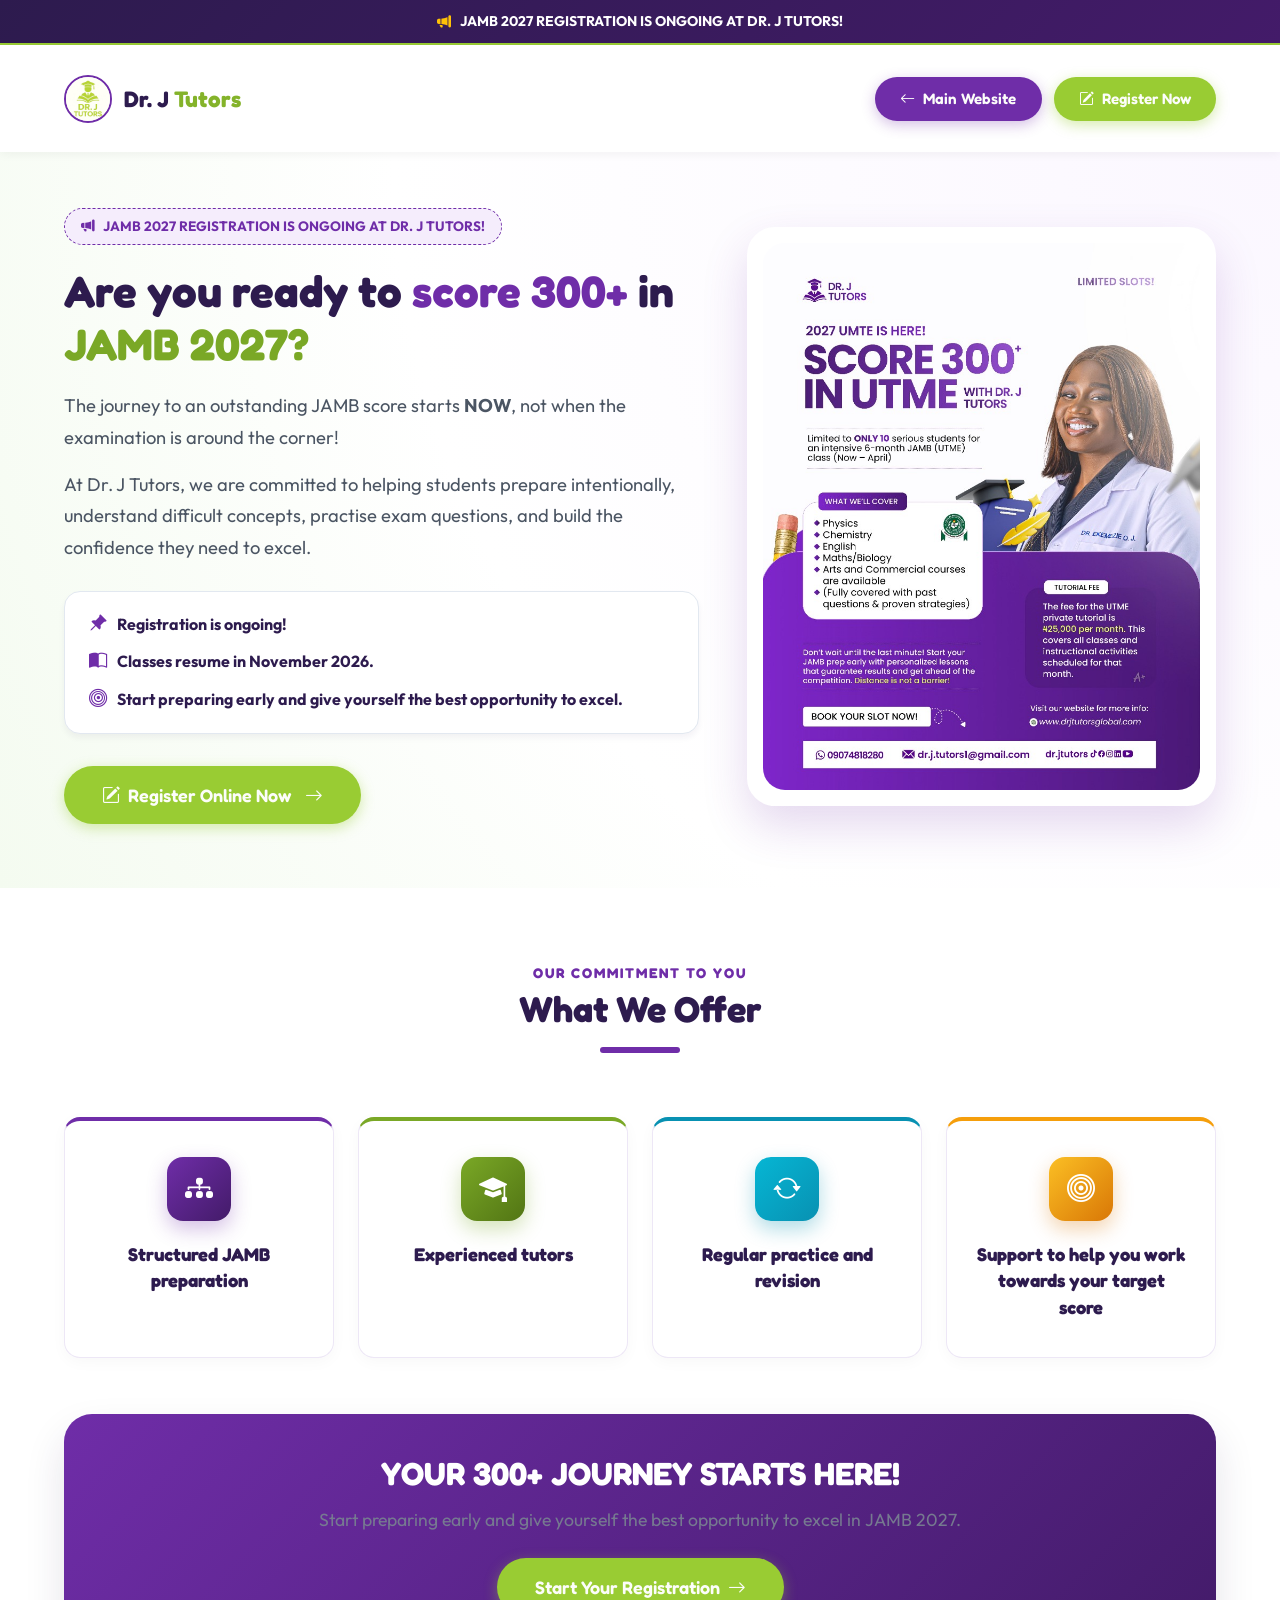
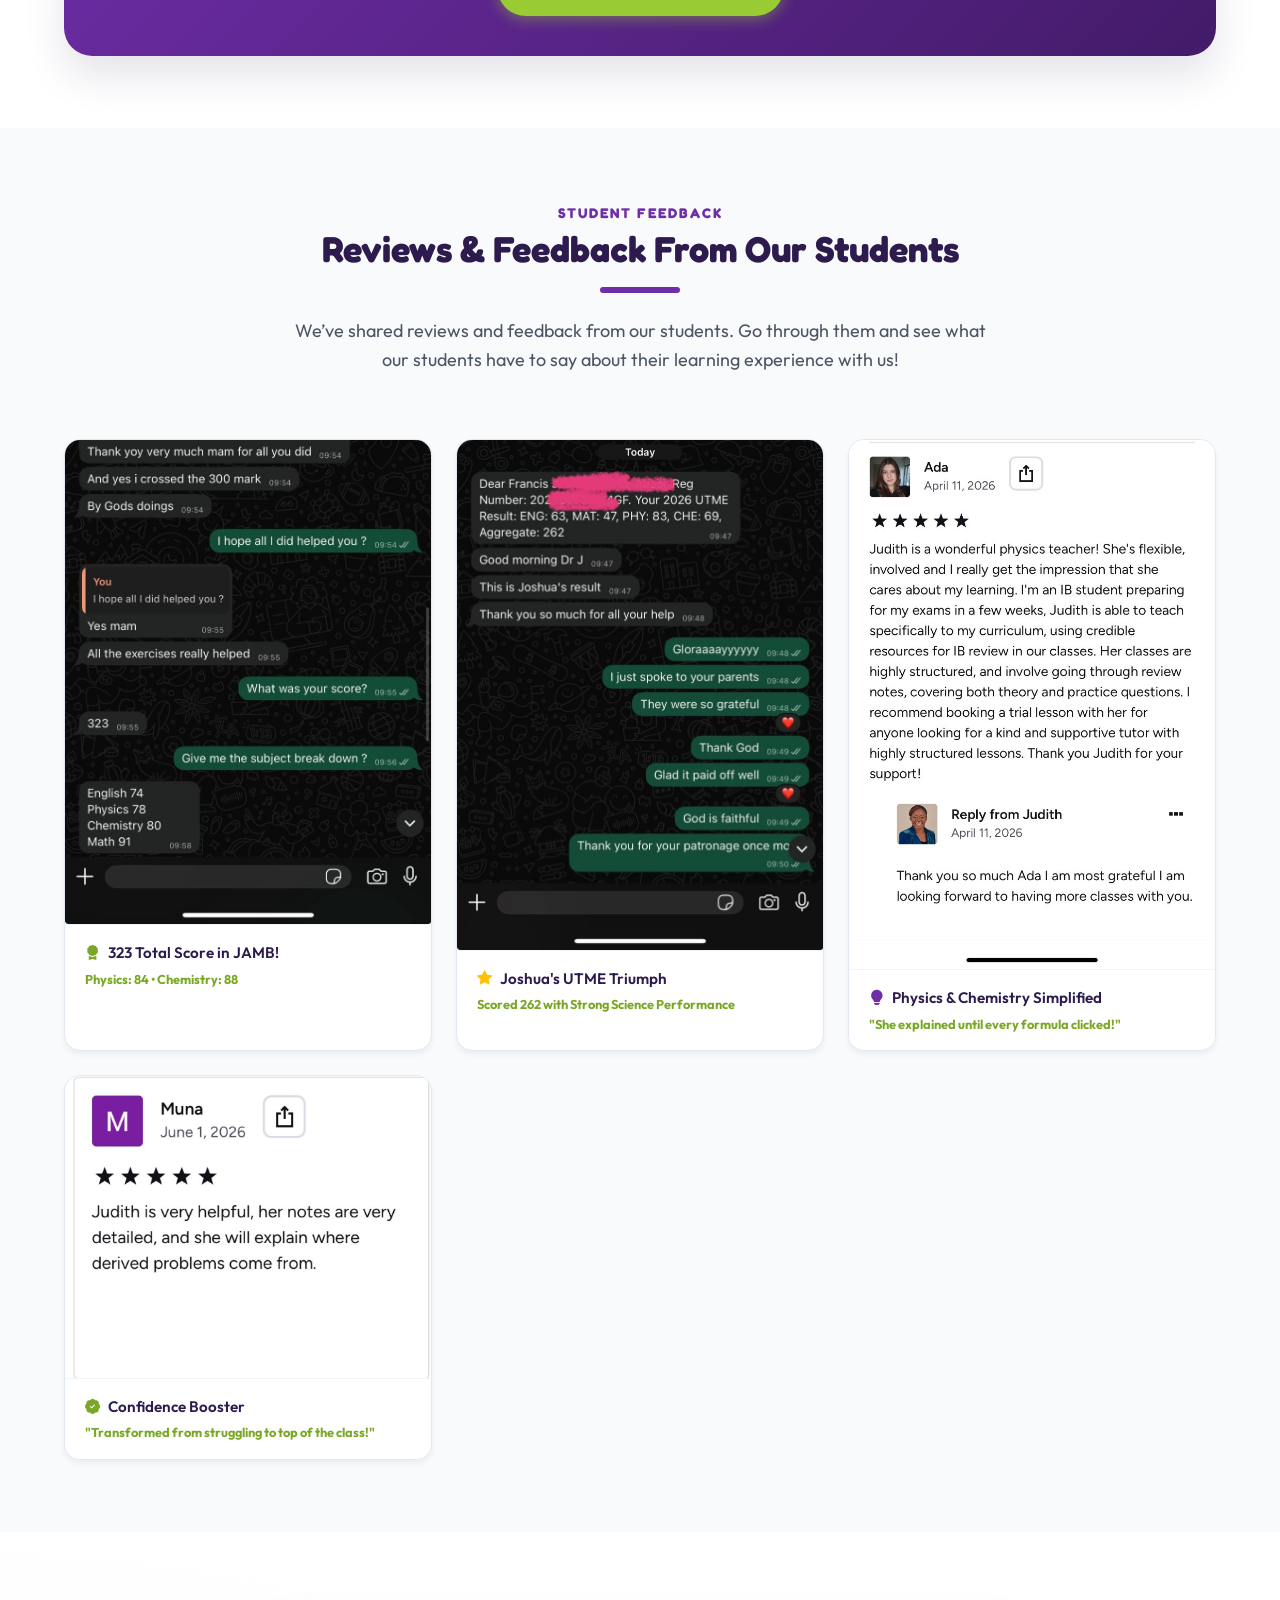
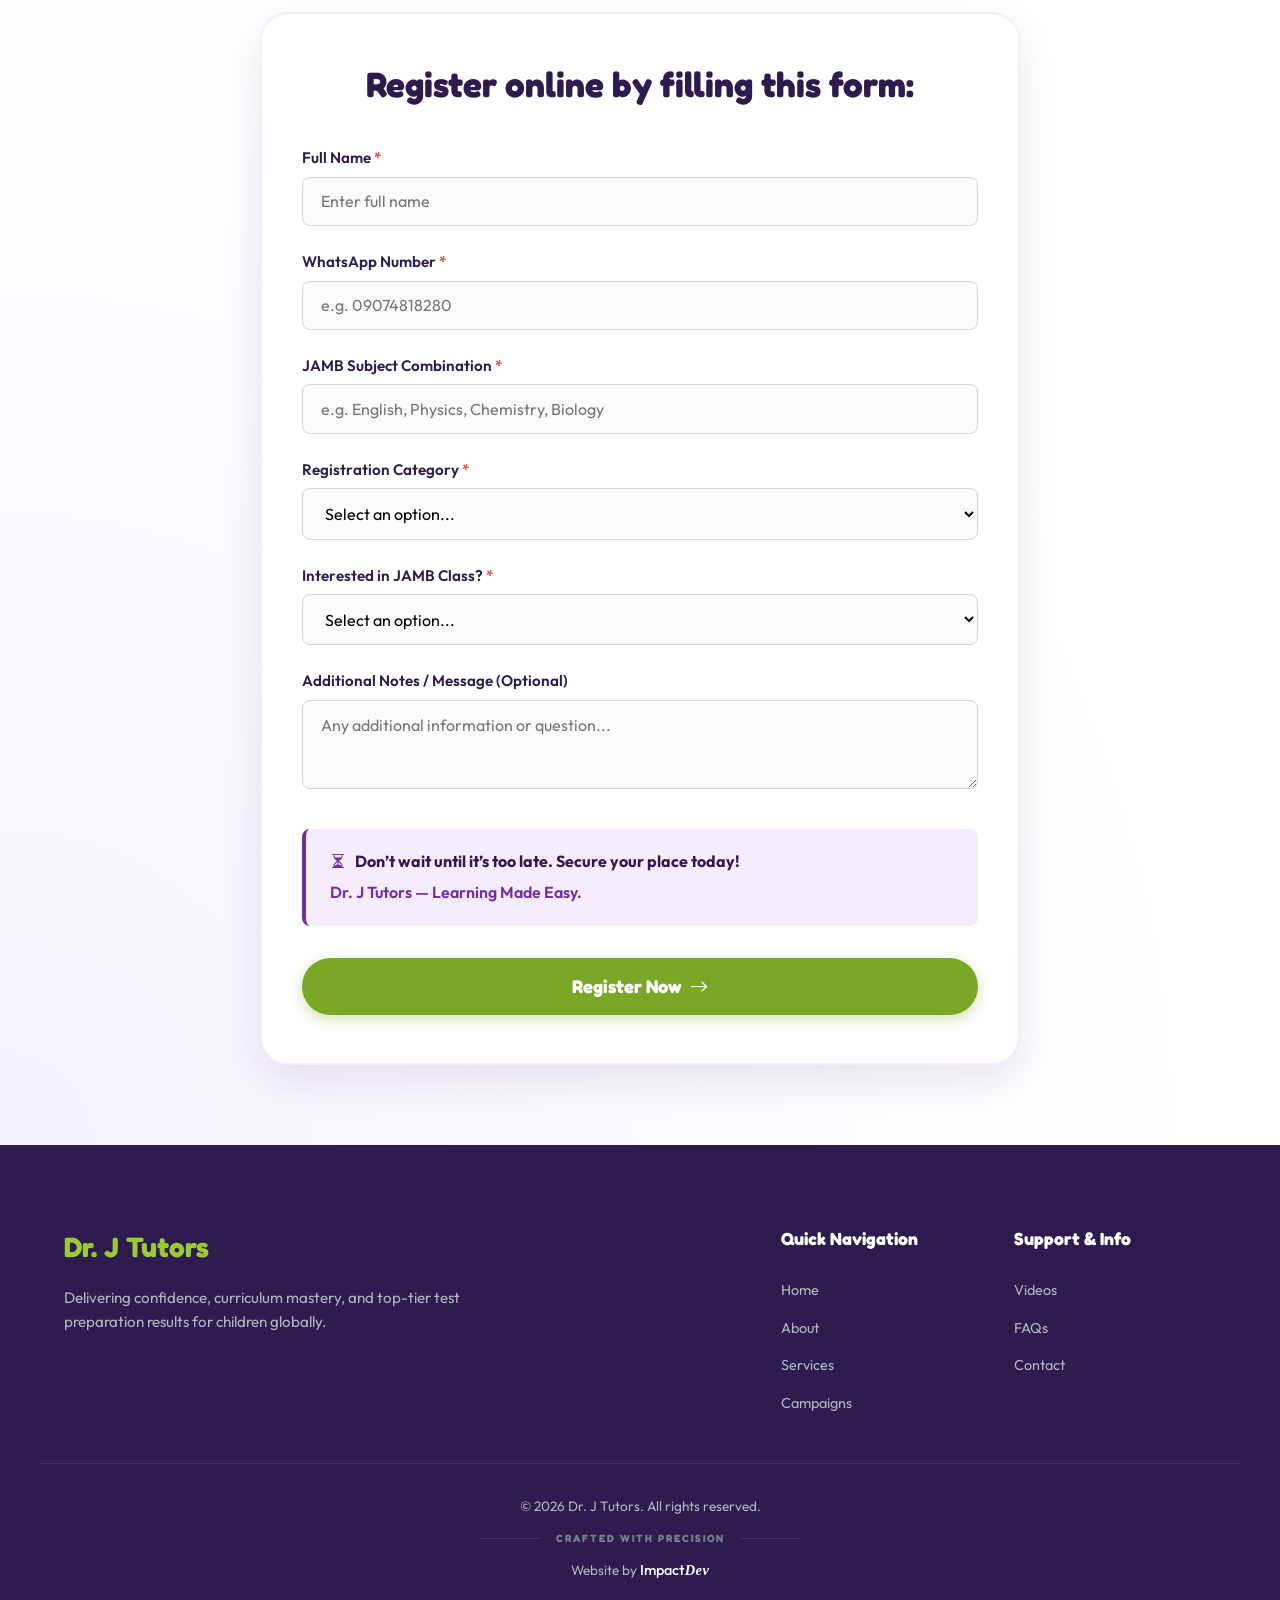
<file: jamb/index.html>
<!DOCTYPE html>
<html lang="en">
<head>
    <meta charset="UTF-8">
    <meta name="viewport" content="width=device-width, initial-scale=1.0">
    
    <!-- Primary SEO Meta Tags -->
    <title>JAMB 2027 Registration & 300+ Prep Classes | Dr. J Tutors</title>
    <meta name="description" content="JAMB 2027 Registration is ongoing at Dr. J Tutors! Score 300+ in JAMB 2027. Classes resume November 2026. Register now via WhatsApp or online.">
    <meta name="keywords" content="JAMB 2027 Registration, UTME 2027, Score 300 in JAMB, Dr J Tutors JAMB, JAMB Tutorials, Online JAMB Lessons">
    <meta name="author" content="Dr. J Tutors">
    
    <!-- Open Graph / Social -->
    <meta property="og:type" content="website">
    <meta property="og:title" content="JAMB 2027 Registration | Dr. J Tutors">
    <meta property="og:description" content="JAMB 2027 REGISTRATION IS ONGOING AT DR. J TUTORS! Are you ready to score 300+ in JAMB 2027? Classes resume in November 2026.">
    <meta property="og:image" content="../flyer-score-300-utme.jpg">
    <meta property="og:url" content="https://drjtutors.com/jamb">

    <!-- Fonts: Fredoka & Outfit -->
    <link rel="preconnect" href="https://fonts.googleapis.com">
    <link rel="preconnect" href="https://fonts.gstatic.com" crossorigin>
    <link href="https://fonts.googleapis.com/css2?family=Fredoka:wght@400;600;700&family=Outfit:wght@300;400;500;600;700&display=swap" rel="stylesheet">
    
    <!-- Bootstrap Icons CDN -->
    <link rel="stylesheet" href="https://cdn.jsdelivr.net/npm/bootstrap-icons@1.11.3/font/bootstrap-icons.min.css">
    
    <!-- Global Stylesheet -->
    <link rel="stylesheet" href="../style.css">
    
    <!-- Favicon -->
    <link rel="icon" type="image/jpeg" href="../logo.jpeg">

    <style>
        :root {
            --jamb-purple: #6f2da8;
            --jamb-purple-dark: #2d1b4e;
            --jamb-green: #99cc33;
            --jamb-green-dark: #7aa826;
        }

        .jamb-top-bar {
            background: linear-gradient(135deg, var(--jamb-purple-dark) 0%, #431b69 100%);
            color: #ffffff;
            font-size: 0.875rem;
            padding: 0.65rem 0;
            border-bottom: 2px solid var(--jamb-green);
        }

        .jamb-top-bar .container {
            display: flex;
            justify-content: center;
            align-items: center;
            text-align: center;
        }

        .jamb-top-bar a {
            color: #ffffff;
            font-weight: 600;
            text-decoration: underline;
        }

        .jamb-hero-section {
            background: radial-gradient(circle at top right, #fbf7ff 0%, #ffffff 60%, #f4fbf0 100%);
            padding: 3.5rem 0 4rem;
            position: relative;
        }

        .jamb-hero-grid {
            display: grid;
            grid-template-columns: 1.15fr 0.85fr;
            gap: 3rem;
            align-items: center;
        }

        .jamb-alert-pill {
            display: inline-flex;
            align-items: center;
            gap: 0.5rem;
            background: var(--secondary-light);
            color: var(--secondary);
            font-size: 0.85rem;
            font-weight: 700;
            padding: 0.4rem 1rem;
            border-radius: var(--radius-full);
            margin-bottom: 1.25rem;
            border: 1px dashed var(--secondary);
        }

        .jamb-hero-title {
            font-family: var(--font-heading);
            font-size: 2.75rem;
            line-height: 1.2;
            color: var(--neutral-dark);
            margin-bottom: 1.25rem;
        }

        .jamb-hero-title span.highlight-green {
            color: var(--jamb-green-dark);
        }

        .jamb-hero-title span.highlight-purple {
            color: var(--secondary);
        }

        .jamb-hero-desc {
            font-size: 1.15rem;
            line-height: 1.7;
            color: #4b5563;
            margin-bottom: 1.75rem;
        }

        .jamb-bullets-card {
            background: #ffffff;
            border: 1px solid #e2e8f0;
            border-radius: var(--radius-md);
            padding: 1.25rem 1.5rem;
            margin-bottom: 2rem;
            box-shadow: var(--shadow-sm);
        }

        .jamb-bullets-list {
            list-style: none;
            padding: 0;
            margin: 0;
            display: flex;
            flex-direction: column;
            gap: 0.75rem;
        }

        .jamb-bullets-list li {
            display: flex;
            align-items: flex-start;
            gap: 0.65rem;
            font-size: 1rem;
            color: var(--neutral-dark);
            font-weight: 500;
        }

        .jamb-bullets-list li .bullet-icon {
            font-size: 1.15rem;
            line-height: 1.3;
        }

        .jamb-hero-actions {
            display: flex;
            flex-wrap: wrap;
            gap: 1rem;
        }

        .jamb-flyer-frame {
            background: #ffffff;
            border-radius: var(--radius-lg);
            padding: 0.75rem;
            box-shadow: 0 20px 45px rgba(111, 45, 168, 0.18);
            border: 4px solid #ffffff;
            transition: transform 0.3s ease;
        }

        .jamb-flyer-frame:hover {
            transform: translateY(-4px);
        }

        .jamb-flyer-frame img {
            border-radius: calc(var(--radius-lg) - 6px);
            width: 100%;
            height: auto;
            display: block;
        }

        /* Pillars Grid */
        .jamb-pillars-section {
            padding: 4.5rem 0;
            background: #ffffff;
        }

        .jamb-pillars-grid {
            display: grid;
            grid-template-columns: repeat(auto-fit, minmax(260px, 1fr));
            gap: 1.5rem;
            margin-top: 2.5rem;
        }

        .jamb-pillar-card {
            background: #ffffff;
            border: 1.5px solid #ede7f6;
            border-top: 4px solid var(--pillar-color, var(--secondary));
            border-radius: var(--radius-md);
            padding: 2.25rem 1.75rem;
            display: flex;
            flex-direction: column;
            align-items: center;
            justify-content: flex-start;
            text-align: center;
            transition: transform 0.3s cubic-bezier(0.16, 1, 0.3, 1), box-shadow 0.3s ease, border-color 0.3s ease;
            box-shadow: 0 4px 15px rgba(0, 0, 0, 0.03);
            position: relative;
        }

        .jamb-pillar-card:hover {
            transform: translateY(-6px);
            border-color: var(--pillar-color, var(--secondary));
            box-shadow: 0 16px 32px var(--pillar-shadow, rgba(111, 45, 168, 0.14));
        }

        .jamb-pillar-card:hover .jamb-pillar-icon-badge {
            transform: scale(1.08);
        }

        .jamb-pillar-icon-badge {
            width: 64px;
            height: 64px;
            border-radius: 16px;
            display: inline-flex;
            align-items: center;
            justify-content: center;
            font-size: 1.75rem;
            color: #ffffff;
            margin-bottom: 1.25rem;
            transition: transform 0.3s cubic-bezier(0.16, 1, 0.3, 1);
        }

        /* Card 1 Theme: Structured Preparation (Royal Purple) */
        .pillar-prep {
            --pillar-color: #6f2da8;
            --pillar-shadow: rgba(111, 45, 168, 0.16);
        }
        .pillar-prep .jamb-pillar-icon-badge {
            background: linear-gradient(135deg, #6f2da8 0%, #431b69 100%);
            box-shadow: 0 8px 20px rgba(111, 45, 168, 0.3);
        }

        /* Card 2 Theme: Experienced Tutors (Dr. J Lime Green) */
        .pillar-tutors {
            --pillar-color: #7aa826;
            --pillar-shadow: rgba(122, 168, 38, 0.2);
        }
        .pillar-tutors .jamb-pillar-icon-badge {
            background: linear-gradient(135deg, #7aa826 0%, #527514 100%);
            box-shadow: 0 8px 20px rgba(122, 168, 38, 0.32);
        }

        /* Card 3 Theme: Regular Practice (Electric Cyan/Teal) */
        .pillar-practice {
            --pillar-color: #0891b2;
            --pillar-shadow: rgba(8, 145, 178, 0.2);
        }
        .pillar-practice .jamb-pillar-icon-badge {
            background: linear-gradient(135deg, #06b6d4 0%, #0891b2 100%);
            box-shadow: 0 8px 20px rgba(8, 145, 178, 0.32);
        }

        /* Card 4 Theme: Target Score Support (Warm Amber/Gold) */
        .pillar-target {
            --pillar-color: #f59e0b;
            --pillar-shadow: rgba(245, 158, 11, 0.2);
        }
        .pillar-target .jamb-pillar-icon-badge {
            background: linear-gradient(135deg, #fbbf24 0%, #d97706 100%);
            box-shadow: 0 8px 20px rgba(217, 119, 6, 0.32);
        }

        .jamb-pillar-card h3 {
            font-family: var(--font-heading);
            font-size: 1.15rem;
            font-weight: 700;
            color: var(--neutral-dark);
            margin: 0;
            line-height: 1.45;
        }

        .jamb-journey-banner {
            background: linear-gradient(135deg, var(--secondary) 0%, #431b69 100%);
            color: #ffffff;
            border-radius: var(--radius-lg);
            padding: 2.5rem;
            text-align: center;
            margin-top: 3.5rem;
            box-shadow: var(--shadow-lg);
        }

        .jamb-journey-banner h2 {
            font-family: var(--font-heading);
            font-size: 2rem;
            color: #ffffff;
            margin-bottom: 0.75rem;
        }

        .jamb-journey-banner p {
            font-size: 1.1rem;
            opacity: 0.95;
            max-width: 680px;
            margin: 0 auto 1.5rem;
        }

        /* Reviews Section */
        .jamb-reviews-section {
            padding: 4.5rem 0;
            background: #f8fafc;
        }

        .jamb-reviews-grid {
            display: grid;
            grid-template-columns: repeat(auto-fit, minmax(280px, 1fr));
            gap: 1.5rem;
            margin-top: 2.5rem;
        }

        .jamb-review-card {
            background: #ffffff;
            border-radius: var(--radius-md);
            overflow: hidden;
            box-shadow: var(--shadow-sm);
            border: 1px solid #e2e8f0;
            transition: transform 0.3s ease;
        }

        .jamb-review-card:hover {
            transform: translateY(-4px);
            box-shadow: var(--shadow-md);
        }

        .jamb-review-img-wrap {
            position: relative;
            background: #eee;
        }

        .jamb-review-img-wrap img {
            width: 100%;
            height: auto;
            display: block;
        }

        .jamb-review-caption {
            padding: 1rem 1.25rem;
            font-weight: 600;
            font-size: 0.95rem;
            color: var(--neutral-dark);
            background: #ffffff;
            border-top: 1px solid #f1f5f9;
        }

        .jamb-review-caption span {
            display: block;
            font-size: 0.8rem;
            color: var(--jamb-green-dark);
            font-weight: 700;
            margin-top: 0.2rem;
        }

        /* Form Section */
        .jamb-form-section {
            padding: 5rem 0;
            background: radial-gradient(circle at bottom left, #f7f3fd 0%, #ffffff 70%);
        }

        .jamb-form-container {
            max-width: 760px;
            margin: 0 auto;
            background: #ffffff;
            border-radius: var(--radius-lg);
            padding: 3rem 2.5rem;
            box-shadow: 0 15px 40px rgba(45, 27, 78, 0.1);
            border: 2px solid var(--secondary-light);
        }

        .jamb-form-header {
            text-align: center;
            margin-bottom: 2.5rem;
        }

        .jamb-form-header h2 {
            font-family: var(--font-heading);
            font-size: 2.2rem;
            color: var(--neutral-dark);
            margin-bottom: 0.5rem;
        }

        .jamb-form-header p {
            color: #4b5563;
            font-size: 1.05rem;
        }

        .form-label {
            display: block;
            font-weight: 600;
            color: var(--neutral-dark);
            margin-bottom: 0.4rem;
            font-size: 0.95rem;
        }

        .form-label .req {
            color: #ef4444;
        }

        .form-control {
            width: 100%;
            padding: 0.85rem 1.1rem;
            border: 1.5px solid #d1d5db;
            border-radius: var(--radius-sm);
            font-family: var(--font-body);
            font-size: 1rem;
            transition: border-color 0.2s ease, box-shadow 0.2s ease;
            background: #fbfbfb;
        }

        .form-control:focus {
            outline: none;
            border-color: var(--secondary);
            box-shadow: 0 0 0 3px rgba(111, 45, 168, 0.15);
            background: #ffffff;
        }

        .form-help {
            font-size: 0.8rem;
            color: #6b7280;
            margin-top: 0.35rem;
            display: block;
        }

        .jamb-closing-notice {
            background: var(--secondary-light);
            border-left: 4px solid var(--secondary);
            padding: 1.25rem 1.5rem;
            border-radius: var(--radius-sm);
            margin: 2rem 0;
            font-size: 1rem;
            color: var(--neutral-dark);
            line-height: 1.6;
        }

        .jamb-submit-btn {
            background: var(--jamb-green-dark);
            color: #ffffff;
            font-family: var(--font-heading);
            font-weight: 700;
            font-size: 1.15rem;
            padding: 1.1rem 2rem;
            border: none;
            border-radius: var(--radius-full);
            cursor: pointer;
            width: 100%;
            transition: all var(--transition-normal);
            box-shadow: 0 4px 14px rgba(122, 168, 38, 0.35);
            display: flex;
            align-items: center;
            justify-content: center;
            gap: 0.5rem;
        }

        .jamb-submit-btn:hover {
            background: #6a941f;
            transform: translateY(-2px);
            box-shadow: 0 8px 20px rgba(122, 168, 38, 0.45);
        }

        .jamb-whatsapp-direct {
            background: #ffffff;
            border: 1px solid #e2e8f0;
            border-radius: var(--radius-md);
            padding: 1.75rem;
            margin-top: 2rem;
            text-align: center;
        }

        .jamb-whatsapp-direct h4 {
            font-family: var(--font-heading);
            color: var(--neutral-dark);
            font-size: 1.2rem;
            margin-bottom: 0.75rem;
        }

        .jamb-phone-links {
            display: flex;
            justify-content: center;
            align-items: center;
            flex-wrap: wrap;
            gap: 1.25rem;
            margin-top: 0.5rem;
        }

        .jamb-phone-btn {
            background: #25d366;
            color: #ffffff;
            font-family: var(--font-body);
            font-weight: 600;
            font-size: 0.95rem;
            padding: 0.65rem 1.25rem;
            border-radius: 8px;
            text-decoration: none;
            display: inline-flex;
            align-items: center;
            gap: 0.5rem;
            transition: transform 0.2s ease, box-shadow 0.2s ease;
        }

        .jamb-phone-btn:hover {
            transform: translateY(-2px);
            box-shadow: 0 6px 16px rgba(37, 211, 102, 0.35);
        }

        /* Unified Buttons with Round Pill Edges Matching Main Page */
        .jamb-header-actions {
            display: flex;
            align-items: center;
            gap: 0.75rem;
        }

        .jamb-btn {
            display: inline-flex;
            align-items: center;
            justify-content: center;
            gap: 0.5rem;
            font-family: var(--font-heading);
            font-weight: 600;
            font-size: 0.95rem;
            padding: 0.65rem 1.45rem;
            border-radius: var(--radius-full);
            text-decoration: none;
            cursor: pointer;
            white-space: nowrap;
            transition: all var(--transition-normal);
            border: 2px solid transparent;
            line-height: 1.25;
            min-height: 42px;
            text-align: center;
        }

        .jamb-btn-primary {
            background-color: var(--primary);
            color: var(--neutral-light);
            box-shadow: 0 4px 14px rgba(153, 204, 51, 0.4);
        }

        .jamb-btn-primary:hover {
            background-color: var(--primary-hover);
            transform: translateY(-2px);
            box-shadow: 0 6px 20px rgba(153, 204, 51, 0.5);
            color: var(--neutral-light);
        }

        .jamb-btn-secondary {
            background-color: var(--secondary);
            color: var(--neutral-light);
            box-shadow: 0 4px 14px rgba(111, 45, 168, 0.3);
        }

        .jamb-btn-secondary:hover {
            background-color: var(--secondary-hover);
            transform: translateY(-2px);
            box-shadow: 0 6px 20px rgba(111, 45, 168, 0.4);
            color: var(--neutral-light);
        }

        .jamb-btn-purple {
            background-color: var(--secondary);
            color: var(--neutral-light);
            box-shadow: 0 4px 14px rgba(111, 45, 168, 0.3);
        }

        .jamb-btn-purple:hover {
            background-color: var(--secondary-hover);
            transform: translateY(-2px);
            box-shadow: 0 6px 20px rgba(111, 45, 168, 0.4);
            color: var(--neutral-light);
        }

        .jamb-btn-large {
            padding: 1rem 2.25rem;
            font-size: 1.125rem;
            min-height: 48px;
            border-radius: var(--radius-full);
        }

        @media (max-width: 768px) {
            .jamb-hero-grid {
                grid-template-columns: 1fr;
                gap: 2.5rem;
            }
            .jamb-hero-title {
                font-size: 2.15rem;
            }
            .jamb-form-container {
                padding: 2rem 1.25rem;
            }
            .jamb-hero-actions {
                flex-direction: column;
                width: 100%;
                gap: 0.75rem;
            }
            .jamb-hero-actions .jamb-btn {
                width: 100%;
                justify-content: center;
                text-align: center;
            }
        }

        @media (max-width: 600px) {
            .site-header .container {
                padding: 0.6rem 0.85rem !important;
            }
            .logo-link {
                gap: 0.5rem !important;
            }
            .logo-img {
                width: 36px !important;
                height: 36px !important;
            }
            .logo-text {
                font-size: 1.15rem !important;
            }
            .jamb-header-actions {
                gap: 0.4rem;
            }
            .jamb-btn-header {
                padding: 0.45rem 0.85rem;
                font-size: 0.825rem;
                min-height: 36px;
                border-radius: var(--radius-full);
            }
            .btn-text-desktop {
                display: none;
            }
            .btn-text-mobile {
                display: inline;
            }
        }

        @media (min-width: 601px) {
            .btn-text-mobile {
                display: none;
            }
        }
    </style>
</head>
<body>

    <!-- Urgent Notification Bar -->
    <div class="jamb-top-bar">
        <div class="container">
            <div>
                <strong><i class="bi bi-megaphone-fill" style="color: #ffc107; margin-right: 0.35rem;"></i> JAMB 2027 REGISTRATION IS ONGOING AT DR. J TUTORS!</strong>
            </div>
        </div>
    </div>

    <!-- Header Navigation -->
    <header class="site-header" style="position: sticky; top: 0; background: #ffffff; z-index: 100; box-shadow: 0 2px 10px rgba(0,0,0,0.05);">
        <div class="container header-container" style="display: flex; justify-content: space-between; align-items: center; padding: 0.85rem 1.5rem;">
            <a href="../" class="logo-link" aria-label="Dr. J Tutors Home" style="display: flex; align-items: center; gap: 0.75rem; text-decoration: none;">
                <img src="../logo.jpeg" alt="Dr. J Tutors Logo" class="logo-img" style="width: 48px; height: 48px; border-radius: 50%; object-fit: cover; border: 2px solid var(--secondary);">
                <span class="logo-text" style="font-family: var(--font-heading); font-size: 1.4rem; font-weight: 700; color: var(--neutral-dark);">
                    Dr. J <span class="text-accent" style="color: var(--primary-hover);">Tutors</span>
                </span>
            </a>

            <div class="jamb-header-actions">
                <a href="../" class="jamb-btn jamb-btn-secondary jamb-btn-header" aria-label="Back to Main Website">
                    <i class="bi bi-arrow-left"></i>
                    <span class="btn-text-desktop">Main Website</span>
                    <span class="btn-text-mobile">Home</span>
                </a>
                <a href="#registerForm" class="jamb-btn jamb-btn-primary jamb-btn-header" aria-label="Register Now">
                    <i class="bi bi-pencil-square"></i>
                    <span class="btn-text-desktop">Register Now</span>
                    <span class="btn-text-mobile">Register</span>
                </a>
            </div>
        </div>
    </header>

    <main>
        <!-- Hero Section -->
        <section class="jamb-hero-section">
            <div class="container">
                <div class="jamb-hero-grid">
                    <div class="jamb-hero-content">
                        <div class="jamb-alert-pill">
                            <span><i class="bi bi-megaphone-fill"></i></span>
                            <span>JAMB 2027 REGISTRATION IS ONGOING AT DR. J TUTORS!</span>
                        </div>
                        
                        <h1 class="jamb-hero-title">
                            Are you ready to <span class="highlight-purple">score 300+</span> in <span class="highlight-green">JAMB 2027?</span>
                        </h1>
                        
                        <p class="jamb-hero-desc">
                            The journey to an outstanding JAMB score starts <strong>NOW</strong>, not when the examination is around the corner!
                        </p>

                        <p class="jamb-hero-desc" style="margin-top: -0.75rem;">
                            At Dr. J Tutors, we are committed to helping students prepare intentionally, understand difficult concepts, practise exam questions, and build the confidence they need to excel.
                        </p>

                        <!-- Key Information Provided by Client -->
                        <div class="jamb-bullets-card">
                            <ul class="jamb-bullets-list">
                                <li>
                                    <span class="bullet-icon"><i class="bi bi-pin-angle-fill" style="color: var(--secondary);"></i></span>
                                    <span><strong>Registration is ongoing!</strong></span>
                                </li>
                                <li>
                                    <span class="bullet-icon"><i class="bi bi-book-half" style="color: var(--secondary);"></i></span>
                                    <span><strong>Classes resume in November 2026.</strong></span>
                                </li>
                                <li>
                                    <span class="bullet-icon"><i class="bi bi-bullseye" style="color: var(--secondary);"></i></span>
                                    <span><strong>Start preparing early and give yourself the best opportunity to excel.</strong></span>
                                </li>
                            </ul>
                        </div>

                        <!-- Hero CTA -->
                        <div class="jamb-hero-actions">
                            <a href="#registerForm" class="jamb-btn jamb-btn-primary jamb-btn-large">
                                <i class="bi bi-pencil-square"></i> Register Online Now <i class="bi bi-arrow-right" style="margin-left: 0.35rem;"></i>
                            </a>
                        </div>
                    </div>

                    <!-- Flyer Visual Container -->
                    <div class="jamb-hero-visual">
                        <div class="jamb-flyer-frame">
                            <img src="../flyer-score-300-utme.jpg" alt="Score 300+ in UTME Flyer - Dr. J Tutors">
                        </div>
                    </div>
                </div>
            </div>
        </section>

        <!-- Structured Pillars Section -->
        <section class="jamb-pillars-section">
            <div class="container">
                <div class="section-title-wrapper text-center">
                    <span class="subtitle">Our Commitment to You</span>
                    <h2>What We Offer</h2>
                    <div class="title-underline"></div>
                </div>

                <div class="jamb-pillars-grid">
                    <!-- Pillar 1: Structured Preparation -->
                    <div class="jamb-pillar-card pillar-prep">
                        <div class="jamb-pillar-icon-badge">
                            <i class="bi bi-diagram-3-fill"></i>
                        </div>
                        <h3>Structured JAMB preparation</h3>
                    </div>

                    <!-- Pillar 2: Experienced Tutors -->
                    <div class="jamb-pillar-card pillar-tutors">
                        <div class="jamb-pillar-icon-badge">
                            <i class="bi bi-mortarboard-fill"></i>
                        </div>
                        <h3>Experienced tutors</h3>
                    </div>

                    <!-- Pillar 3: Regular Practice and Revision -->
                    <div class="jamb-pillar-card pillar-practice">
                        <div class="jamb-pillar-icon-badge">
                            <i class="bi bi-arrow-repeat"></i>
                        </div>
                        <h3>Regular practice and revision</h3>
                    </div>

                    <!-- Pillar 4: Target Score Support -->
                    <div class="jamb-pillar-card pillar-target">
                        <div class="jamb-pillar-icon-badge">
                            <i class="bi bi-bullseye"></i>
                        </div>
                        <h3>Support to help you work towards your target score</h3>
                    </div>
                </div>

                <!-- 300+ Journey Banner -->
                <div class="jamb-journey-banner">
                    <h2>YOUR 300+ JOURNEY STARTS HERE!</h2>
                    <p>Start preparing early and give yourself the best opportunity to excel in JAMB 2027.</p>
                    <a href="#registerForm" class="jamb-btn jamb-btn-primary jamb-btn-large">Start Your Registration <i class="bi bi-arrow-right"></i></a>
                </div>
            </div>
        </section>

        <!-- Verified Student Reviews & Feedback -->
        <section class="jamb-reviews-section">
            <div class="container">
                <div class="section-title-wrapper text-center">
                    <span class="subtitle">Student Feedback</span>
                    <h2>Reviews &amp; Feedback From Our Students</h2>
                    <div class="title-underline"></div>
                    <p class="section-description" style="max-width: 720px; margin: 0 auto; color: #4b5563;">
                        We’ve shared reviews and feedback from our students. Go through them and see what our students have to say about their learning experience with us!
                    </p>
                </div>

                <div class="jamb-reviews-grid">
                    <!-- Review 1: 323 Score -->
                    <div class="jamb-review-card">
                        <div class="jamb-review-img-wrap">
                            <img src="../reviews/review-whatsapp-2.jpg" alt="Student JAMB Result - 323 Total Score Feedback">
                        </div>
                        <div class="jamb-review-caption">
                            <i class="bi bi-award-fill" style="color: var(--jamb-green-dark); margin-right: 0.3rem;"></i> 323 Total Score in JAMB!
                            <span>Physics: 84 &bull; Chemistry: 88</span>
                        </div>
                    </div>

                    <!-- Review 2: 262 Score Joshua -->
                    <div class="jamb-review-card">
                        <div class="jamb-review-img-wrap">
                            <img src="../reviews/review-whatsapp-7.jpg" alt="Joshua's UTME Result - 262 Score Feedback">
                        </div>
                        <div class="jamb-review-caption">
                            <i class="bi bi-star-fill" style="color: #ffc107; margin-right: 0.3rem;"></i> Joshua's UTME Triumph
                            <span>Scored 262 with Strong Science Performance</span>
                        </div>
                    </div>

                    <!-- Review 3: Science Progress -->
                    <div class="jamb-review-card">
                        <div class="jamb-review-img-wrap">
                            <img src="../reviews/review-whatsapp-6.jpg" alt="Physics and Chemistry Improvement Review">
                        </div>
                        <div class="jamb-review-caption">
                            <i class="bi bi-lightbulb-fill" style="color: var(--secondary); margin-right: 0.3rem;"></i> Physics &amp; Chemistry Simplified
                            <span>"She explained until every formula clicked!"</span>
                        </div>
                    </div>

                    <!-- Review 4: Parent Gratitude -->
                    <div class="jamb-review-card">
                        <div class="jamb-review-img-wrap">
                            <img src="../reviews/review-whatsapp-1.jpg" alt="Parent Appreciation Feedback - Muna">
                        </div>
                        <div class="jamb-review-caption">
                            <i class="bi bi-patch-check-fill" style="color: var(--jamb-green-dark); margin-right: 0.3rem;"></i> Confidence Booster
                            <span>"Transformed from struggling to top of the class!"</span>
                        </div>
                    </div>
                </div>
            </div>
        </section>

        <!-- Registration Form Section -->
        <section id="registerForm" class="jamb-form-section">
            <div class="container">
                <div class="jamb-form-container">
                    <div class="jamb-form-header">
                        <h2>Register online by filling this form:</h2>
                    </div>

                    <form id="jambEnquiryForm">
                        <!-- Full Name -->
                        <div class="form-group" style="margin-bottom: 1.5rem;">
                            <label class="form-label" for="applicantName">Full Name <span class="req">*</span></label>
                            <input type="text" id="applicantName" class="form-control" placeholder="Enter full name" required>
                        </div>

                        <!-- WhatsApp Number -->
                        <div class="form-group" style="margin-bottom: 1.5rem;">
                            <label class="form-label" for="applicantWhatsApp">WhatsApp Number <span class="req">*</span></label>
                            <input type="tel" id="applicantWhatsApp" class="form-control" placeholder="e.g. 09074818280" required>
                        </div>

                        <!-- JAMB Subject Combination -->
                        <div class="form-group" style="margin-bottom: 1.5rem;">
                            <label class="form-label" for="subjectCombination">JAMB Subject Combination <span class="req">*</span></label>
                            <input type="text" id="subjectCombination" class="form-control" placeholder="e.g. English, Physics, Chemistry, Biology" required>
                        </div>

                        <!-- Whether they are registering for JAMB only or JAMB + WAEC -->
                        <div class="form-group" style="margin-bottom: 1.5rem;">
                            <label class="form-label" for="examScope">Registration Category <span class="req">*</span></label>
                            <select id="examScope" class="form-control" required>
                                <option value="" disabled selected>Select an option...</option>
                                <option value="JAMB only">JAMB only</option>
                                <option value="JAMB + WAEC">JAMB + WAEC</option>
                            </select>
                        </div>

                        <!-- Whether they are interested in JAMB class -->
                        <div class="form-group" style="margin-bottom: 1.5rem;">
                            <label class="form-label" for="classInterest">Interested in JAMB Class? <span class="req">*</span></label>
                            <select id="classInterest" class="form-control" required>
                                <option value="" disabled selected>Select an option...</option>
                                <option value="Yes, interested in JAMB class">Yes, interested in JAMB class</option>
                                <option value="No, registration only">No, registration only</option>
                            </select>
                        </div>

                        <!-- Additional Notes (Optional) -->
                        <div class="form-group" style="margin-bottom: 1.5rem;">
                            <label class="form-label" for="additionalNotes">Additional Notes / Message (Optional)</label>
                            <textarea id="additionalNotes" class="form-control" rows="3" placeholder="Any additional information or question..."></textarea>
                        </div>

                        <!-- Closing Callout from Client -->
                        <div class="jamb-closing-notice">
                            <strong><i class="bi bi-hourglass-split" style="color: var(--secondary); margin-right: 0.35rem;"></i> Don’t wait until it’s too late. Secure your place today!</strong>
                            <div style="margin-top: 0.35rem; font-weight: 600; color: var(--secondary);">
                                Dr. J Tutors — Learning Made Easy.
                            </div>
                        </div>

                        <!-- Submit Button -->
                        <button type="submit" class="jamb-submit-btn">
                            <span>Register Now</span>
                            <i class="bi bi-arrow-right"></i>
                        </button>
                    </form>
                </div>
            </div>
        </section>
    </main>

    <!-- Footer -->
    <footer class="site-footer">
        <div class="container footer-grid">
            <div class="footer-brand">
                <span class="footer-title">Dr. J Tutors</span>
                <p>Delivering confidence, curriculum mastery, and top-tier test preparation results for children globally.</p>
            </div>
            <div class="footer-links-grid">
                <div>
                    <h5>Quick Navigation</h5>
                    <ul class="footer-nav">
                        <li><a href="../#home">Home</a></li>
                        <li><a href="../#about">About</a></li>
                        <li><a href="../#services">Services</a></li>
                        <li><a href="../#offers">Campaigns</a></li>
                    </ul>
                </div>
                <div>
                    <h5>Support & Info</h5>
                    <ul class="footer-nav">
                        <li><a href="../#videos">Videos</a></li>
                        <li><a href="../#faqs">FAQs</a></li>
                        <li><a href="../#contact">Contact</a></li>
                    </ul>
                </div>
            </div>
        </div>
        <div class="container footer-bottom">
            <div class="footer-credits-wrapper">
                <p class="copyright-text">&copy; 2026 Dr. J Tutors. All rights reserved.</p>
                
                <div class="precision-separator">
                    <span class="separator-line"></span>
                    <span class="separator-text">Crafted with Precision</span>
                    <span class="separator-line"></span>
                </div>
                
                <p class="impact-credit-text">
                    Website by <span class="impact-brand"><span class="brand-impact">Impact</span><span class="brand-dev">Dev</span></span>
                </p>
            </div>
        </div>
    </footer>

    <!-- Form Handler Script -->
    <script>
        document.addEventListener('DOMContentLoaded', () => {
            const jambForm = document.getElementById('jambEnquiryForm');
            
            if (jambForm) {
                jambForm.addEventListener('submit', (e) => {
                    e.preventDefault();
                    
                    const name = document.getElementById('applicantName').value.trim();
                    const phone = document.getElementById('applicantWhatsApp').value.trim();
                    const subjects = document.getElementById('subjectCombination').value.trim();
                    const examScope = document.getElementById('examScope').value;
                    const classInterest = document.getElementById('classInterest').value;
                    const notes = document.getElementById('additionalNotes').value.trim();
                    
                    let message = `🚨 *JAMB 2027 REGISTRATION*\n` +
                                  `_Submitted via drjtutors.com/jamb_\n\n` +
                                  `👤 *Full Name:* ${name}\n` +
                                  `📱 *WhatsApp Number:* ${phone}\n` +
                                  `📚 *JAMB Subject Combination:* ${subjects}\n` +
                                  `📋 *Registering for:* ${examScope}\n` +
                                  `🎓 *Interested in JAMB Class:* ${classInterest}\n`;
                               
                    if (notes) {
                        message += `💬 *Additional Notes:* ${notes}\n`;
                    }
                    
                    message += `\n_Please confirm my registration details. Thank you!_`;
                    
                    const encodedMsg = encodeURIComponent(message);
                    const whatsappUrl = `https://wa.me/2349074818280?text=${encodedMsg}`;
                    window.open(whatsappUrl, '_blank');
                });
            }
        });
    </script>
</body>
</html>
</file>
<file: style.css>
/* ==========================================================================
   Dr. J Tutors Style Sheet
   Colors: Lemon Green (#99cc33) & Deep Purple (#6f2da8)
   ========================================================================== */

/* Design Tokens & Custom Properties */
:root {
    --primary: #99cc33;
    --primary-hover: #84b32a;
    --primary-light: #f2f9e6;
    --primary-rgb: 153, 204, 51;
    
    --secondary: #6f2da8;
    --secondary-hover: #5b228d;
    --secondary-light: #f5edfc;
    --secondary-rgb: 111, 45, 168;

    --neutral-dark: #2d1b4e;
    --neutral-light: #fcfdfa;
    --neutral-gray: #787e91;
    --border-color: #e5e9f0;

    --font-heading: 'Fredoka', sans-serif;
    --font-body: 'Outfit', sans-serif;

    --transition-fast: 0.2s ease;
    --transition-normal: 0.3s ease;
    --transition-slow: 0.5s ease;

    --shadow-sm: 0 4px 6px rgba(45, 27, 78, 0.05);
    --shadow-md: 0 10px 20px rgba(45, 27, 78, 0.08);
    --shadow-lg: 0 20px 40px rgba(45, 27, 78, 0.12);
    
    --radius-sm: 8px;
    --radius-md: 16px;
    --radius-lg: 28px;
    --radius-full: 9999px;
}

/* Reset and Base Styles */
* {
    margin: 0;
    padding: 0;
    box-sizing: border-box;
}

html {
    scroll-behavior: smooth;
    scroll-padding-top: 5rem;
    font-size: 16px;
}

body {
    font-family: var(--font-body);
    background-color: var(--neutral-light);
    color: var(--neutral-dark);
    line-height: 1.6;
    overflow-x: clip;
}

.container {
    width: 100%;
    max-width: 1200px;
    margin: 0 auto;
    padding: 0 1.5rem;
}

img {
    max-width: 100%;
    height: auto;
    display: block;
}

a {
    text-color: inherit;
    text-decoration: none;
    transition: var(--transition-fast);
}

/* Typography */
h1, h2, h3, h4 {
    font-family: var(--font-heading);
    font-weight: 700;
    color: var(--neutral-dark);
    line-height: 1.25;
    margin-bottom: 1rem;
}

h1 {
    font-size: 2.75rem;
}

h2 {
    font-size: 2.25rem;
}

h3 {
    font-size: 1.5rem;
}

p {
    margin-bottom: 1.25rem;
    color: var(--neutral-gray);
}

/* Common Buttons & Badges */
.btn {
    display: inline-flex;
    align-items: center;
    justify-content: center;
    font-family: var(--font-heading);
    font-weight: 600;
    font-size: 1rem;
    padding: 0.875rem 1.75rem;
    border-radius: var(--radius-full);
    border: 2px solid transparent;
    cursor: pointer;
    transition: all var(--transition-normal);
    min-height: 48px;
    text-align: center;
}

.btn-primary {
    background-color: var(--primary);
    color: var(--neutral-light);
    box-shadow: 0 4px 14px rgba(153, 204, 51, 0.4);
}

.btn-primary:hover {
    background-color: var(--primary-hover);
    transform: translateY(-2px);
    box-shadow: 0 6px 20px rgba(153, 204, 51, 0.5);
}

.btn-secondary {
    background-color: var(--secondary);
    color: var(--neutral-light);
    box-shadow: 0 4px 14px rgba(111, 45, 168, 0.3);
}

.btn-secondary:hover {
    background-color: var(--secondary-hover);
    transform: translateY(-2px);
    box-shadow: 0 6px 20px rgba(111, 45, 168, 0.4);
}

.btn-large {
    padding: 1.125rem 2.25rem;
    font-size: 1.125rem;
}

.btn-full {
    width: 100%;
}

.badge-tag {
    display: inline-block;
    background-color: var(--secondary-light);
    color: var(--secondary);
    font-family: var(--font-heading);
    font-weight: 600;
    font-size: 0.875rem;
    padding: 0.5rem 1.25rem;
    border-radius: var(--radius-full);
    margin-bottom: 1.5rem;
    border: 1px dashed var(--secondary);
}

.text-accent {
    color: var(--primary);
}

.text-center {
    text-align: center;
}

.section-title-wrapper {
    margin-bottom: 4rem;
}

.section-title-wrapper .subtitle {
    font-family: var(--font-heading);
    color: var(--secondary);
    text-transform: uppercase;
    letter-spacing: 2px;
    font-size: 0.875rem;
    font-weight: 700;
}

.title-underline {
    width: 80px;
    height: 6px;
    background-color: var(--secondary);
    margin: 1rem auto 1.5rem;
    border-radius: var(--radius-full);
}

.title-underline.accent {
    background-color: var(--primary);
}

.section-description {
    max-width: 700px;
    margin: 0 auto;
    font-size: 1.125rem;
}

/* Header & Navigation */
.site-header {
    position: -webkit-sticky;
    position: sticky;
    top: 0;
    left: 0;
    right: 0;
    width: 100%;
    z-index: 1000;
    background-color: rgba(252, 253, 250, 0.95);
    backdrop-filter: blur(10px);
    box-shadow: var(--shadow-sm);
    transition: padding var(--transition-normal);
    padding: 1rem 0;
}

.site-header.scrolled {
    padding: 0.6rem 0;
}

.header-container {
    display: flex;
    align-items: center;
    justify-content: space-between;
}

.logo-link {
    display: flex;
    align-items: center;
    gap: 0.75rem;
}

.logo-img {
    height: 48px;
    width: 48px;
    border-radius: 50%;
    object-fit: cover;
    border: 2px solid var(--primary);
}

.logo-text {
    font-family: var(--font-heading);
    font-size: 1.5rem;
    font-weight: 700;
    color: var(--secondary);
}

.nav-menu {
    transition: all var(--transition-normal);
}

.nav-list {
    display: flex;
    list-style: none;
    gap: 2rem;
}

.nav-link {
    font-family: var(--font-heading);
    font-weight: 600;
    color: var(--neutral-dark);
    font-size: 1rem;
    padding: 0.5rem 0;
    position: relative;
}

.nav-link:hover, .nav-link.active {
    color: var(--secondary);
}

.nav-link::after {
    content: '';
    position: absolute;
    bottom: 0;
    left: 0;
    width: 0;
    height: 3px;
    background-color: var(--primary);
    border-radius: var(--radius-full);
    transition: width var(--transition-fast);
}

.nav-link:hover::after, .nav-link.active::after {
    width: 100%;
}

.header-actions {
    display: flex;
    align-items: center;
    gap: 1rem;
}

/* Hamburger Icon styling */
.hamburger-menu {
    display: none;
    flex-direction: column;
    justify-content: space-between;
    width: 30px;
    height: 21px;
    background: none;
    border: none;
    cursor: pointer;
    z-index: 1100;
}

.hamburger-menu .bar {
    width: 100%;
    height: 3px;
    background-color: var(--neutral-dark);
    border-radius: var(--radius-full);
    transition: all var(--transition-normal);
}

/* Hero Section */
.hero-section {
    position: relative;
    padding: 5.5rem 0 8rem;
    background: linear-gradient(135deg, var(--neutral-light) 0%, #f4faeb 100%);
    overflow: hidden;
}

.hero-container {
    display: grid;
    grid-template-columns: 1.2fr 1fr;
    gap: 4rem;
    align-items: center;
}

.hero-content h1 {
    font-size: 3.5rem;
    line-height: 1.15;
    margin-bottom: 1.5rem;
}

.hero-subtitle {
    font-size: 1.25rem;
    margin-bottom: 2.5rem;
}

.hero-actions-group {
    display: flex;
    gap: 1rem;
    margin-bottom: 3.5rem;
    flex-wrap: wrap;
}

.hero-stats {
    display: flex;
    gap: 3rem;
    border-top: 1px solid var(--border-color);
    padding-top: 2rem;
}

.stat-item {
    display: flex;
    flex-direction: column;
}

.stat-number {
    font-family: var(--font-heading);
    font-size: 2.25rem;
    color: var(--secondary);
    font-weight: 700;
    white-space: nowrap;
}

.stat-label {
    font-size: 0.875rem;
    color: var(--neutral-gray);
}

.hero-visual {
    position: relative;
}

.artwork-wrapper {
    position: relative;
    z-index: 2;
    display: flex;
    justify-content: center;
}

.hero-promo-img {
    position: relative;
    z-index: 2;
    border-radius: var(--radius-lg);
    box-shadow: var(--shadow-lg);
    border: 8px solid #ffffff;
    max-width: 90%;
    transform: rotate(2deg);
    transition: transform var(--transition-normal);
}

.hero-promo-img:hover {
    transform: rotate(0deg) scale(1.02);
}

/* Background Blobs for Hero */
.blob-bg {
    position: absolute;
    filter: blur(40px);
    z-index: 1;
    opacity: 0.65;
    border-radius: 50%;
}

.blob-purple {
    background-color: var(--secondary-light);
    width: 300px;
    height: 300px;
    top: -20px;
    right: -40px;
}

.blob-lemon {
    background-color: var(--primary-light);
    width: 250px;
    height: 250px;
    bottom: -40px;
    left: -20px;
}

/* SVG Wave Divider */
.wave-divider {
    position: absolute;
    bottom: 0;
    left: 0;
    width: 100%;
    overflow: hidden;
    line-height: 0;
}

.wave-divider svg {
    position: relative;
    display: block;
    width: calc(100% + 1.3px);
    height: 80px;
}

.wave-divider .shape-fill {
    fill: #ffffff;
}

/* About Section */
.about-section {
    padding: 6rem 0;
    background-color: #ffffff;
}

.about-grid {
    display: grid;
    grid-template-columns: 0.9fr 1.1fr;
    gap: 4rem;
    align-items: center;
}

.portrait-card {
    position: relative;
    max-width: 420px;
    margin: 0 auto;
}

.portrait-img {
    border-radius: var(--radius-lg);
    border: 8px solid var(--secondary-light);
    box-shadow: var(--shadow-lg);
    transform: rotate(-2deg);
    transition: transform var(--transition-normal);
}

.portrait-card:hover .portrait-img {
    transform: rotate(0deg) scale(1.02);
}

.portrait-badge {
    position: absolute;
    bottom: -20px;
    right: -10px;
    background-color: var(--secondary);
    color: #ffffff;
    padding: 0.8rem 1.5rem;
    border-radius: var(--radius-md);
    box-shadow: var(--shadow-md);
    display: flex;
    flex-direction: column;
    z-index: 10;
}

.portrait-badge .badge-title {
    font-family: var(--font-heading);
    font-size: 1.15rem;
    font-weight: 700;
}

.portrait-badge .badge-subtitle {
    font-size: 0.8rem;
    color: var(--primary-light);
}

.about-content p {
    font-size: 1.05rem;
    margin-bottom: 1.5rem;
}

.about-content .lead-text {
    font-size: 1.25rem;
    font-weight: 500;
    color: var(--neutral-dark);
}

.about-quote {
    font-family: var(--font-heading);
    font-size: 1.2rem;
    color: var(--secondary);
    border-left: 4px solid var(--primary);
    padding-left: 1.5rem;
    margin: 2rem 0;
    font-style: italic;
}

.about-mission {
    margin-top: 2.5rem;
    border-top: 1px solid var(--border-color);
    padding-top: 2rem;
}

.about-mission h4 {
    margin-bottom: 1rem;
    font-size: 1.125rem;
}

.mission-steps {
    display: grid;
    grid-template-columns: repeat(3, 1fr);
    gap: 1.75rem;
    max-width: 1020px;
    margin: 2.75rem auto 0;
}

.step-card {
    background-color: #ffffff;
    padding: 2.5rem 1.75rem 2rem;
    border-radius: var(--radius-lg);
    text-align: center;
    border: 2px solid var(--primary);
    font-family: var(--font-heading);
    color: var(--neutral-dark);
    cursor: pointer;
    transition: transform var(--transition-normal), box-shadow var(--transition-normal), border-color var(--transition-normal);
    box-shadow: 0 8px 24px rgba(153, 204, 51, 0.14);
    display: flex;
    flex-direction: column;
    align-items: center;
    justify-content: flex-start;
    position: relative;
}

.step-card:hover {
    transform: translateY(-6px);
    box-shadow: 0 16px 36px rgba(111, 45, 168, 0.16);
    border-color: var(--secondary);
}

.step-card .step-num {
    display: flex;
    align-items: center;
    justify-content: center;
    width: 52px;
    height: 52px;
    background: linear-gradient(135deg, var(--primary) 0%, var(--primary-hover) 100%);
    color: white;
    font-weight: 700;
    font-size: 1.35rem;
    border-radius: 50%;
    margin: 0 auto 1.25rem;
    box-shadow: 0 4px 12px rgba(153, 204, 51, 0.35);
}

.step-card .step-title {
    font-family: var(--font-heading);
    font-size: 1.6rem;
    font-weight: 700;
    color: var(--neutral-dark);
    margin-bottom: 0.75rem;
}

.step-card .step-desc {
    font-family: var(--font-body);
    font-size: 0.95rem;
    line-height: 1.55;
    color: #4b5563;
    margin-bottom: 1.25rem;
    flex-grow: 1;
}

.step-card .step-action {
    display: inline-flex;
    align-items: center;
    gap: 0.4rem;
    font-family: var(--font-heading);
    font-size: 0.88rem;
    font-weight: 600;
    color: var(--secondary);
    background: var(--secondary-light);
    padding: 0.45rem 1.15rem;
    border-radius: var(--radius-full);
    transition: all var(--transition-fast);
}

.step-card:hover .step-action {
    background: var(--secondary);
    color: #ffffff;
}

/* Session Gallery */
.session-gallery {
    margin-top: 4rem;
    padding-top: 3rem;
    border-top: 1px solid var(--border-color);
}

.session-gallery-label {
    display: flex;
    align-items: center;
    justify-content: center;
    gap: 0.6rem;
    font-family: var(--font-heading);
    font-size: 0.875rem;
    font-weight: 700;
    color: var(--secondary);
    text-transform: uppercase;
    letter-spacing: 2px;
    margin-bottom: 2rem;
}

.session-gallery-label i {
    font-size: 1rem;
}

.session-gallery-grid {
    display: grid;
    grid-template-columns: 1fr 1fr;
    gap: 1.25rem;
    max-width: 560px;
    margin: 0 auto;
}

.session-gallery-item {
    position: relative;
    border-radius: var(--radius-md);
    overflow: hidden;
    box-shadow: var(--shadow-md);
    border: 3px solid var(--border-color);
    transition: transform var(--transition-normal), box-shadow var(--transition-normal);
    aspect-ratio: 3 / 4;
}

.session-gallery-item:hover {
    transform: translateY(-6px);
    box-shadow: var(--shadow-lg);
    border-color: var(--primary);
}

.session-gallery-item img {
    width: 100%;
    height: 100%;
    object-fit: cover;
    object-position: center bottom; /* Show students at the bottom of the frame */
    display: block;
    transition: transform var(--transition-slow);
}

.session-gallery-item:hover img {
    transform: scale(1.04);
}

.session-gallery-caption {
    position: absolute;
    bottom: 0;
    left: 0;
    right: 0;
    background: linear-gradient(to top, rgba(45, 27, 78, 0.92) 0%, transparent 100%);
    color: #ffffff;
    font-family: var(--font-body);
    font-size: 0.875rem;
    font-weight: 500;
    padding: 2rem 1rem 1rem;
    text-align: center;
    transform: translateY(0);
    transition: opacity var(--transition-normal);
}

@media (max-width: 600px) {
    .session-gallery-grid {
        grid-template-columns: 1fr 1fr; /* Keep side by side on mobile */
        max-width: 100%;
        gap: 0.75rem;
    }

    .session-gallery-item {
        aspect-ratio: 3 / 4;
    }

    .session-gallery-caption {
        font-size: 0.75rem;
        padding: 1.5rem 0.5rem 0.6rem;
    }
}

/* Services Section */

.services-section {
    position: relative;
    padding: 10rem 0;
    background-color: #f7faf2;
}

.wave-divider-top {
    position: absolute;
    top: 0;
    left: 0;
    width: 100%;
    overflow: hidden;
    line-height: 0;
    transform: rotate(180deg);
}

.wave-divider-top svg {
    position: relative;
    display: block;
    width: calc(100% + 1.3px);
    height: 80px;
}

.wave-divider-top .shape-fill {
    fill: #ffffff;
}

.wave-divider-bottom-2 {
    position: absolute;
    bottom: 0;
    left: 0;
    width: 100%;
    overflow: hidden;
    line-height: 0;
}

.wave-divider-bottom-2 svg {
    position: relative;
    display: block;
    width: calc(100% + 1.3px);
    height: 80px;
}

.wave-divider-bottom-2 .shape-fill {
    fill: #ffffff;
}

.services-grid {
    display: grid;
    grid-template-columns: repeat(auto-fit, minmax(260px, 1fr));
    gap: 2rem;
    margin-bottom: 4rem;
}

.service-card {
    background-color: #ffffff;
    padding: 2.5rem 2rem;
    border-radius: var(--radius-md);
    box-shadow: var(--shadow-sm);
    border: 2px solid transparent;
    transition: all var(--transition-normal);
}

.service-card:hover {
    border-color: var(--primary);
    transform: translateY(-8px);
    box-shadow: var(--shadow-md);
}

.service-icon {
    font-size: 2.5rem;
    margin-bottom: 1.5rem;
    color: var(--secondary);
    transition: color var(--transition-fast);
}

.service-card:hover .service-icon {
    color: var(--primary);
}

.service-card h3 {
    font-size: 1.25rem;
    margin-bottom: 1rem;
    color: var(--neutral-dark);
}

.service-card p {
    font-size: 0.95rem;
    margin-bottom: 1.5rem;
}

.service-link {
    font-family: var(--font-heading);
    font-weight: 600;
    color: var(--secondary);
    font-size: 0.9rem;
}

.service-link:hover {
    color: var(--primary);
}

.services-cta {
    margin-top: 4rem;
}

.pricing-notice {
    font-size: 1.1rem;
    color: var(--neutral-dark);
    margin-bottom: 1.5rem;
}

/* Offers & Campaigns Gallery */
.offers-section {
    padding: 6rem 0;
    background-color: #ffffff;
}

.gallery-filters {
    display: flex;
    justify-content: center;
    gap: 0.75rem;
    margin-bottom: 3rem;
    flex-wrap: wrap;
}

.filter-btn {
    font-family: var(--font-heading);
    font-weight: 600;
    font-size: 0.95rem;
    background-color: var(--secondary-light);
    color: var(--secondary);
    border: none;
    padding: 0.6rem 1.5rem;
    border-radius: var(--radius-full);
    cursor: pointer;
    transition: all var(--transition-fast);
    min-height: 40px;
}

.filter-btn.active, .filter-btn:hover {
    background-color: var(--secondary);
    color: #ffffff;
}

.flyers-grid {
    display: grid;
    grid-template-columns: repeat(auto-fit, minmax(280px, 1fr));
    gap: 2.5rem;
}

.flyer-card {
    background-color: #ffffff;
    border-radius: var(--radius-md);
    box-shadow: var(--shadow-sm);
    border: 1px solid var(--border-color);
    overflow: hidden;
    transition: all var(--transition-normal);
    display: flex;
    flex-direction: column;
}

.flyer-card:hover {
    transform: translateY(-5px);
    box-shadow: var(--shadow-md);
}

.flyer-img-container {
    position: relative;
    overflow: hidden;
    aspect-ratio: 4 / 5;
    background-color: var(--primary-light);
}

.flyer-img {
    width: 100%;
    height: 100%;
    object-fit: cover;
    transition: transform var(--transition-slow);
}

.flyer-card:hover .flyer-img {
    transform: scale(1.05);
}

.flyer-badge {
    position: absolute;
    top: 1rem;
    right: 1rem;
    background-color: var(--primary);
    color: #ffffff;
    font-family: var(--font-heading);
    font-weight: 600;
    font-size: 0.75rem;
    padding: 0.35rem 0.85rem;
    border-radius: var(--radius-full);
}

.flyer-badge.accent {
    background-color: var(--secondary);
}

.flyer-badge.warning {
    background-color: var(--neutral-dark);
}

.flyer-content {
    padding: 1.5rem;
    display: flex;
    flex-direction: column;
    flex-grow: 1;
}

.flyer-content h3 {
    font-size: 1.25rem;
    margin-bottom: 0.75rem;
}

.flyer-details {
    font-size: 0.9rem;
    margin-bottom: 1.25rem;
    flex-grow: 1;
    color: var(--neutral-gray);
}

.flyer-buttons-group {
    display: flex;
    gap: 0.75rem;
    margin-top: auto;
}

.flyer-buttons-group .btn {
    flex: 1;
    text-align: center;
    padding: 0.6rem 0.5rem;
    font-size: 0.85rem;
}

/* Hover overlay on the image container */
.flyer-hover-overlay {
    position: absolute;
    top: 0;
    left: 0;
    width: 100%;
    height: 100%;
    background-color: rgba(111, 45, 168, 0.4); /* purple translucent overlay */
    backdrop-filter: blur(4px);
    display: flex;
    justify-content: center;
    align-items: center;
    opacity: 0;
    transition: opacity var(--transition-normal);
    z-index: 2;
}

.flyer-img-container:hover .flyer-hover-overlay {
    opacity: 1;
}

.flyer-hover-overlay .btn {
    transform: translateY(15px);
    transition: transform var(--transition-normal);
    padding: 0.6rem 1.25rem;
    font-size: 0.85rem;
    box-shadow: 0 4px 12px rgba(0,0,0,0.15);
}

.flyer-img-container:hover .flyer-hover-overlay .btn {
    transform: translateY(0);
}

/* ==========================================================================
   Flyer Detailed Modal Pop-up (Glassmorphism & Responsive)
   ========================================================================== */
.modal-overlay {
    position: fixed;
    top: 0;
    left: 0;
    width: 100%;
    height: 100%;
    background-color: rgba(45, 27, 78, 0.45);
    backdrop-filter: blur(8px);
    -webkit-backdrop-filter: blur(8px);
    display: flex;
    justify-content: center;
    align-items: center;
    z-index: 2000;
    opacity: 0;
    pointer-events: none;
    transition: opacity 0.3s ease;
}

.modal-overlay.active {
    opacity: 1;
    pointer-events: auto;
}

.modal-content {
    background: #ffffff;
    border-radius: var(--radius-lg);
    box-shadow: 0 24px 64px rgba(45, 27, 78, 0.2);
    width: 90%;
    max-width: 850px;
    position: relative;
    overflow: hidden;
    transform: scale(0.9);
    transition: transform 0.3s cubic-bezier(0.34, 1.56, 0.64, 1);
    border: 1px solid var(--border-color);
}

.modal-overlay.active .modal-content {
    transform: scale(1);
}

.modal-close {
    position: absolute;
    top: 1rem;
    right: 1.25rem;
    background: #f5f5f5;
    border: none;
    font-size: 1.15rem;
    line-height: 1;
    width: 2.25rem;
    height: 2.25rem;
    border-radius: 50%;
    color: var(--neutral-dark);
    cursor: pointer;
    display: flex;
    justify-content: center;
    align-items: center;
    transition: all var(--transition-fast);
    z-index: 10;
}

.modal-close:hover {
    background-color: var(--secondary-light);
    color: var(--secondary);
    transform: rotate(90deg);
}

.modal-body-grid {
    display: grid;
    grid-template-columns: 0.95fr 1.05fr;
    max-height: 85vh;
    overflow-y: auto;
}

.modal-visual-pane {
    background-color: var(--secondary-light);
    display: flex;
    align-items: center;
    justify-content: center;
    padding: 2rem;
    border-right: 1px solid var(--border-color);
}

.modal-visual-pane img {
    width: 100%;
    max-height: 500px;
    object-fit: contain;
    border-radius: var(--radius-sm);
    box-shadow: var(--shadow-md);
    border: 4px solid #ffffff;
}

.modal-info-pane {
    padding: 2.5rem;
    display: flex;
    flex-direction: column;
    justify-content: space-between;
}

.modal-info-pane h3 {
    font-size: 1.75rem;
    color: var(--neutral-dark);
    margin-bottom: 1.25rem;
    border-bottom: 2px solid var(--primary-light);
    padding-bottom: 0.75rem;
}

.modal-desc-content {
    font-size: 0.95rem;
    line-height: 1.6;
    color: var(--neutral-dark);
    margin-bottom: 2rem;
}

.modal-desc-content p {
    margin-bottom: 1rem;
}

.modal-desc-content .modal-intro {
    font-size: 1.05rem;
    color: var(--secondary);
}

.modal-desc-content .modal-bullets {
    margin-left: 1.25rem;
    margin-bottom: 1rem;
}

.modal-desc-content .modal-bullets li {
    margin-bottom: 0.5rem;
}

.modal-desc-content .modal-subheading {
    font-family: var(--font-heading);
    color: var(--secondary);
    margin: 1.25rem 0 0.75rem 0;
    font-size: 1.15rem;
}

.modal-desc-content .modal-footnote {
    font-size: 0.85rem;
    color: var(--neutral-gray);
    font-style: italic;
}

.modal-actions {
    margin-top: auto;
}

/* Responsive Modal styling */
@media (max-width: 768px) {
    .modal-body-grid {
        grid-template-columns: 1fr;
        max-height: 80vh;
    }
    
    .modal-visual-pane {
        padding: 1.5rem;
        border-right: none;
        border-bottom: 1px solid var(--border-color);
    }
    
    .modal-visual-pane img {
        max-height: 300px;
    }
    
    .modal-info-pane {
        padding: 1.5rem;
    }
    
    .modal-info-pane h3 {
        font-size: 1.4rem;
    }
}

/* Video Showcase Section */
.videos-section {
    padding: 6rem 0;
    background-color: #f7faf2;
}

.video-grid {
    display: grid;
    grid-template-columns: repeat(2, 1fr);
    gap: 2.5rem;
    margin-bottom: 4rem;
}

@media (max-width: 768px) {
    .video-grid {
        grid-template-columns: 1fr;
        gap: 2rem;
    }
}

.video-card {
    background-color: #ffffff;
    border-radius: var(--radius-md);
    box-shadow: var(--shadow-sm);
    overflow: hidden;
    border: 2px solid transparent;
    transition: all var(--transition-normal);
    display: flex;
    flex-direction: column;
    height: 100%;
}

.video-card:hover {
    border-color: var(--primary);
    box-shadow: var(--shadow-md);
}

.video-embed-container {
    position: relative;
    width: 100%;
    aspect-ratio: 16 / 9;
    background-color: #2d1b4e;
    overflow: hidden;
}

.video-embed-container iframe {
    position: absolute;
    top: 0;
    left: 0;
    width: 100%;
    height: 100%;
    border: 0;
}


.video-placeholder {
    width: 100%;
    height: 100%;
    display: flex;
    flex-direction: column;
    align-items: center;
    justify-content: center;
    cursor: pointer;
    position: relative;
    padding: 2rem;
    text-align: center;
    background: linear-gradient(135deg, var(--neutral-dark) 0%, #1e1136 100%);
}

.play-icon-overlay {
    width: 60px;
    height: 60px;
    background-color: var(--primary);
    border-radius: 50%;
    display: flex;
    align-items: center;
    justify-content: center;
    margin-bottom: 1rem;
    box-shadow: 0 4px 10px rgba(153, 204, 51, 0.4);
    transition: transform var(--transition-fast);
}

.video-placeholder:hover .play-icon-overlay {
    transform: scale(1.1);
    background-color: var(--primary-hover);
}

.play-svg {
    width: 28px;
    height: 28px;
    fill: #ffffff;
    margin-left: 3px;
}

.placeholder-text {
    color: #ffffff;
    font-family: var(--font-heading);
    font-size: 1.1rem;
}

.placeholder-text small {
    font-family: var(--font-body);
    font-size: 0.8rem;
    color: var(--primary-light);
    opacity: 0.8;
}

.video-info {
    padding: 1.5rem;
    display: flex;
    flex-direction: column;
    flex-grow: 1;
}

.video-info h3 {
    font-size: 1.2rem;
    margin-bottom: 0.5rem;
}

.video-info p {
    font-size: 0.9rem;
    margin-bottom: 0;
}

.video-footer-tip {
    max-width: 600px;
    margin: 0 auto;
}

.video-footer-tip p {
    font-size: 1.05rem;
    margin-bottom: 1.5rem;
}

/* Testimonials Section */
.testimonials-section {
    padding: 6rem 0;
    background-color: #ffffff;
}

.testimonials-carousel-wrapper {
    position: relative;
    display: flex;
    align-items: center;
    max-width: 800px;
    margin: 0 auto;
    gap: 1.5rem;
}

.testimonials-carousel {
    overflow: hidden;
    width: 100%;
}

.testimonials-track {
    display: flex;
    transition: transform 0.5s cubic-bezier(0.25, 1, 0.5, 1);
}

.testimonial-slide {
    flex: 0 0 100%;
    box-sizing: border-box;
    padding: 0 1rem;
}

.carousel-control {
    background: var(--neutral-light);
    border: 2px solid var(--border-color);
    color: var(--neutral-dark);
    width: 3.5rem;
    height: 3.5rem;
    border-radius: 50%;
    font-size: 1.25rem;
    cursor: pointer;
    display: flex;
    justify-content: center;
    align-items: center;
    transition: all var(--transition-fast);
    box-shadow: var(--shadow-sm);
    z-index: 10;
    flex-shrink: 0;
}

.carousel-control:hover {
    background-color: var(--secondary);
    color: #ffffff;
    border-color: var(--secondary);
    transform: scale(1.05);
}

.carousel-dots {
    display: flex;
    justify-content: center;
    gap: 0.75rem;
    margin-top: 2rem;
}

.carousel-dot {
    width: 12px;
    height: 12px;
    border-radius: 50%;
    background-color: var(--border-color);
    border: none;
    cursor: pointer;
    transition: all var(--transition-fast);
    padding: 0;
}

.carousel-dot.active {
    background-color: var(--secondary);
    transform: scale(1.2);
}

/* Mobile carousel adjustments — show compact arrows as a centred row below the slide */
@media (max-width: 768px) {
    /* Stack: carousel on top, then an arrow row below */
    .testimonials-carousel-wrapper {
        flex-direction: column;
        align-items: center;
        gap: 0;
    }

    .testimonials-carousel {
        width: 100%;
    }

    /* Show arrows as compact pill-style buttons */
    .carousel-control {
        display: flex;
        width: 2.5rem;
        height: 2.5rem;
        font-size: 1rem;
        background-color: var(--secondary-light);
        border-color: var(--secondary);
        color: var(--secondary);
        margin-top: 1rem;
    }

    /* Place the two arrows in a horizontal row using auto margins */
    .carousel-control.prev {
        margin-right: 0.5rem;
    }

    .carousel-control.next {
        margin-left: 0.5rem;
    }

    /* Wrap arrows side-by-side beneath the carousel */
    .testimonials-carousel-wrapper {
        flex-wrap: wrap;
        justify-content: center;
    }

    .carousel-dots {
        width: 100%;
        margin-top: 1rem;
    }

    .testimonial-slide {
        padding: 0;
    }
}

.testimonial-image-card {
    display: flex;
    justify-content: center;
    align-items: center;
    padding: 1rem;
    background-color: #0b141a; /* WhatsApp dark theme background */
    width: 100%;
    max-width: 600px;
    height: 380px;
    margin: 0 auto;
    border-radius: var(--radius-lg);
    box-shadow: var(--shadow-md);
    border: 1px solid var(--border-color);
    overflow: hidden;
}

@media (max-width: 480px) {
    .testimonial-image-card {
        height: 280px;
        padding: 0.5rem;
        border-radius: var(--radius-md);
    }
}

.testimonial-screenshot {
    width: 100%;
    height: 100%;
    object-fit: contain; /* fully show the screenshot without cropping */
    border-radius: var(--radius-sm);
    transition: transform var(--transition-normal);
}

.testimonial-screenshot:hover {
    transform: scale(1.02);
}

.testimonial-card {
    background-color: var(--neutral-light);
    padding: 2.5rem 2rem;
    border-radius: var(--radius-md);
    box-shadow: var(--shadow-sm);
    border: 1px solid var(--border-color);
    position: relative;
}

.rating-stars {
    color: var(--warning-color);
    margin-bottom: 1rem;
    font-size: 1.1rem;
}

.testimonial-text {
    font-size: 1rem;
    font-style: italic;
    margin-bottom: 2rem;
    color: var(--neutral-dark);
}

.client-meta {
    display: flex;
    align-items: center;
    gap: 1rem;
}

.client-avatar {
    width: 48px;
    height: 48px;
    border-radius: 50%;
    background-color: var(--primary-light);
    border: 2px solid var(--primary);
    display: flex;
    align-items: center;
    justify-content: center;
    font-size: 1.5rem;
}

.client-info {
    display: flex;
    flex-direction: column;
}

.client-info strong {
    font-family: var(--font-heading);
    color: var(--neutral-dark);
    font-size: 1rem;
}

.client-info span {
    font-size: 0.8rem;
    color: var(--neutral-gray);
}

/* FAQs Accordion */
.faqs-section {
    padding: 6rem 0;
    background-color: #f7faf2;
}

.faq-accordion-wrapper {
    max-width: 750px;
    margin: 0 auto;
}

.faq-item {
    background-color: #ffffff;
    border-radius: var(--radius-md);
    margin-bottom: 1rem;
    box-shadow: var(--shadow-sm);
    overflow: hidden;
    border: 1px solid var(--border-color);
}

.faq-header {
    width: 100%;
    display: flex;
    justify-content: space-between;
    align-items: center;
    padding: 1.5rem;
    background: none;
    border: none;
    cursor: pointer;
    font-family: var(--font-heading);
    font-weight: 600;
    font-size: 1.125rem;
    color: var(--neutral-dark);
    text-align: left;
    transition: background-color var(--transition-fast);
    min-height: 48px;
}

.faq-header:hover {
    background-color: var(--primary-light);
}

.faq-icon {
    font-size: 1.15rem;
    color: var(--secondary);
    transition: transform var(--transition-normal);
    display: inline-flex;
    align-items: center;
    justify-content: center;
}

.faq-body {
    max-height: 0;
    overflow: hidden;
    transition: max-height var(--transition-normal) ease-out;
}

.faq-body p {
    padding: 0 1.5rem 1.5rem;
    margin-bottom: 0;
    font-size: 0.95rem;
}

/* FAQ Active State */
.faq-item.active .faq-header {
    background-color: var(--primary-light);
}

.faq-item.active .faq-icon {
    transform: rotate(45deg);
}

/* Contact Section & Form */
.contact-section {
    padding: 6rem 0;
    background-color: #ffffff;
}

.contact-grid {
    display: grid;
    grid-template-columns: 1.15fr 0.85fr;
    gap: 4rem;
}

.contact-card {
    background-color: var(--secondary-light);
    padding: 3rem 2.5rem;
    border-radius: var(--radius-lg);
    box-shadow: var(--shadow-md);
    border: 2px solid var(--secondary);
}

.contact-card h3 {
    color: var(--secondary);
    font-size: 1.75rem;
    margin-bottom: 0.5rem;
}

.card-subtitle {
    font-size: 0.95rem;
    color: var(--neutral-dark);
    margin-bottom: 2rem;
    opacity: 0.9;
}

.contact-form .form-group {
    margin-bottom: 1.5rem;
}

.contact-form label {
    display: block;
    font-family: var(--font-heading);
    font-weight: 600;
    font-size: 0.95rem;
    color: var(--neutral-dark);
    margin-bottom: 0.5rem;
}

.contact-form .form-control {
    width: 100%;
    font-family: var(--font-body);
    font-size: 1rem;
    padding: 0.8rem 1rem;
    border-radius: var(--radius-md);
    border: 2px solid var(--border-color);
    background-color: #ffffff;
    color: var(--neutral-dark);
    outline: none;
    transition: border-color var(--transition-fast);
}

.contact-form .form-control:focus {
    border-color: var(--secondary);
}

.contact-form textarea.form-control {
    resize: vertical;
}

.contact-info-block {
    display: flex;
    flex-direction: column;
    justify-content: center;
}

.contact-info-block .subtitle {
    font-family: var(--font-heading);
    color: var(--primary);
    text-transform: uppercase;
    letter-spacing: 2px;
    font-size: 0.875rem;
    margin-bottom: 0.5rem;
}

.info-description {
    font-size: 1.05rem;
    margin: 1.5rem 0 2.5rem;
}

.nap-block {
    display: flex;
    flex-direction: column;
    gap: 2rem;
    margin-bottom: 3rem;
}

.nap-item {
    display: flex;
    gap: 1.25rem;
    align-items: flex-start;
}

.nap-icon {
    font-size: 2rem;
    line-height: 1;
    color: var(--primary);
}

.nap-item strong {
    font-family: var(--font-heading);
    font-size: 1.15rem;
    color: var(--neutral-dark);
    display: block;
    margin-bottom: 0.25rem;
}

.nap-item p, .nap-item a {
    color: var(--neutral-gray);
    margin-bottom: 0;
}

.nap-item a:hover {
    color: var(--secondary);
}

.text-small {
    font-size: 0.8rem;
}

.social-wrapper h4 {
    font-size: 1.1rem;
    margin-bottom: 1rem;
}

.social-links {
    display: flex;
    gap: 0.75rem;
    flex-wrap: wrap;
}

.social-icon {
    display: inline-flex;
    align-items: center;
    background-color: var(--primary-light);
    color: var(--neutral-dark);
    padding: 0.5rem 1.25rem;
    border-radius: var(--radius-full);
    font-family: var(--font-heading);
    font-size: 0.85rem;
    font-weight: 600;
    border: 1px solid var(--primary);
}

.social-icon:hover {
    background-color: var(--primary);
    color: #ffffff;
    transform: translateY(-2px);
}

/* Footer Section */
.site-footer {
    background-color: var(--neutral-dark);
    color: #ffffff;
    padding: 5rem 0 4rem;
}

.footer-grid {
    display: grid;
    grid-template-columns: 1.2fr 0.8fr;
    gap: 4rem;
    align-items: flex-start;
}

.footer-brand .footer-title {
    font-family: var(--font-heading);
    font-size: 1.75rem;
    color: var(--primary);
    font-weight: 700;
    display: block;
    margin-bottom: 1rem;
}

.footer-brand p {
    color: #b1b5c4;
    font-size: 0.95rem;
    max-width: 400px;
    margin-bottom: 2rem;
}

.footer-links-grid {
    display: grid;
    grid-template-columns: repeat(2, 1fr);
    gap: 2rem;
}

.footer-links-grid h5 {
    font-family: var(--font-heading);
    font-size: 1.1rem;
    color: #ffffff;
    margin-bottom: 1.5rem;
}

.footer-nav {
    list-style: none;
    display: flex;
    flex-direction: column;
    gap: 0.75rem;
}

.footer-nav a {
    color: #b1b5c4;
    font-size: 0.9rem;
}

.footer-nav a:hover {
    color: var(--primary);
    padding-left: 4px;
}

.footer-bottom {
    margin-top: 3rem;
    padding-top: 2rem;
    border-top: 1px solid rgba(255, 255, 255, 0.08);
    width: 100%;
}

.footer-credits-wrapper {
    display: flex;
    flex-direction: column;
    align-items: center;
    justify-content: center;
    text-align: center;
    gap: 0.75rem;
    max-width: 400px;
    margin: 0 auto;
}

.copyright-text {
    font-size: 0.85rem;
    color: #b1b5c4;
    margin-bottom: 0;
}

.precision-separator {
    display: flex;
    align-items: center;
    justify-content: center;
    gap: 1rem;
    width: 100%;
}

.separator-line {
    height: 1px;
    background-color: rgba(255, 255, 255, 0.1);
    width: 60px;
}

.separator-text {
    font-family: var(--font-heading);
    font-size: 0.65rem;
    text-transform: uppercase;
    letter-spacing: 2px;
    color: var(--neutral-gray);
    font-weight: 700;
}

.impact-credit-text {
    font-size: 0.85rem;
    color: #b1b5c4;
    margin-bottom: 0;
}

.impact-brand {
    font-size: 0.9rem;
}

.brand-impact {
    font-family: var(--font-body);
    font-weight: 500;
    color: #ffffff;
}

.brand-dev {
    font-family: serif;
    font-style: italic;
    font-weight: 800;
    color: #ffffff;
    letter-spacing: 0.5px;
    margin-left: 1px;
}

/* Scroll to Top Button */
.scroll-to-top {
    position: fixed;
    bottom: 6.5rem;
    right: 2rem;
    z-index: 998;
    width: 3rem;
    height: 3rem;
    display: inline-flex;
    align-items: center;
    justify-content: center;
    border: 0;
    border-radius: var(--radius-full);
    background-color: var(--secondary);
    color: #ffffff;
    box-shadow: var(--shadow-md);
    font-size: 1.25rem;
    cursor: pointer;
    transition: background-color var(--transition-fast), transform var(--transition-fast);
}

.scroll-to-top:hover {
    background-color: var(--secondary-hover);
    transform: translateY(-3px);
}

.scroll-to-top:focus-visible {
    outline: 3px solid var(--primary);
    outline-offset: 3px;
}

.scroll-to-top[hidden] {
    display: none;
}

/* Sticky WhatsApp Widget */
.sticky-whatsapp-badge {
    position: fixed;
    bottom: 2rem;
    right: 2rem;
    z-index: 999;
    display: inline-flex;
    align-items: center;
    background-color: #25d366;
    color: #ffffff;
    padding: 0.8rem 1.5rem;
    border-radius: var(--radius-full);
    box-shadow: 0 8px 24px rgba(37, 211, 102, 0.4);
    font-family: var(--font-heading);
    font-weight: 600;
    gap: 0.75rem;
    text-decoration: none;
    transition: all var(--transition-normal);
    animation: pulseWhatsApp 3s infinite;
}

.sticky-whatsapp-badge:hover {
    background-color: #128c7e;
    transform: scale(1.05) translateY(-3px);
    box-shadow: 0 12px 30px rgba(37, 211, 102, 0.5);
}

.whatsapp-badge-icon {
    font-size: 1.5rem;
    display: inline-flex;
    align-items: center;
    justify-content: center;
    line-height: 1;
}

.whatsapp-badge-text {
    font-size: 0.95rem;
}

@keyframes pulseWhatsApp {
    0% {
        box-shadow: 0 0 0 0 rgba(37, 211, 102, 0.7);
    }
    70% {
        box-shadow: 0 0 0 15px rgba(37, 211, 102, 0);
    }
    100% {
        box-shadow: 0 0 0 0 rgba(37, 211, 102, 0);
    }
}

/* ==========================================================================
   Responsive Breakpoints (Mobile First)
   ========================================================================== */

/* Tablet layout: max-width 992px */
@media (max-width: 992px) {
    h1 { font-size: 2.25rem; }
    h2 { font-size: 1.85rem; }
    
    .hero-container {
        grid-template-columns: 1fr;
        gap: 3rem;
        text-align: center;
    }
    
    .hero-content h1 {
        font-size: 2.85rem;
    }
    
    .hero-actions-group {
        justify-content: center;
    }
    
    .hero-stats {
        justify-content: center;
    }
    
    .hero-promo-img {
        max-width: 80%;
    }
    
    .about-grid {
        grid-template-columns: 1fr;
        gap: 3rem;
    }
    
    .portrait-card {
        max-width: 350px;
    }
    
    .contact-grid {
        grid-template-columns: 1fr;
        gap: 4rem;
    }
    
    .footer-grid {
        grid-template-columns: 1fr;
        gap: 3rem;
    }
}

/* Nav overlay for click-outside-to-close on tablet & mobile */
.nav-overlay {
    display: none;
    position: fixed;
    inset: 0;
    background-color: rgba(45, 27, 78, 0.35);
    z-index: 990;
    backdrop-filter: blur(2px);
}

.nav-overlay.active {
    display: block;
}

/* Mobile & Tablet Nav Toggle states: max-width 1024px */
@media (max-width: 1024px) {
    .site-header {
        padding: 0.6rem 0;
    }

    .hero-section {
        padding: 2.75rem 0 3.5rem;
    }

    .hero-content h1 {
        font-size: 2.1rem;
        line-height: 1.2;
    }

    .hero-subtitle {
        font-size: 1rem;
        margin-bottom: 1.75rem;
    }

    .hero-actions-group {
        margin-bottom: 2rem;
        gap: 0.75rem;
    }

    .logo-img {
        height: 36px;
        width: 36px;
    }

    .logo-text {
        font-size: 1.25rem;
    }

    .nav-cta-btn {
        font-size: 0.8rem;
        padding: 0.4rem 1rem;
        min-height: 36px;
        white-space: nowrap;
    }

    .hamburger-menu {
        display: flex;
    }
    
    .nav-menu {
        position: fixed;
        top: 0;
        right: -100%;
        width: 300px;
        height: 100vh;
        background-color: var(--neutral-light);
        box-shadow: var(--shadow-lg);
        padding: 6rem 2rem 2rem;
        display: flex;
        flex-direction: column;
        z-index: 1050;
        transition: right var(--transition-normal);
    }
    
    .nav-menu.open {
        right: 0;
    }
    
    .nav-list {
        flex-direction: column;
        gap: 1.5rem;
    }
    
    .nav-link {
        font-size: 1.2rem;
        display: block;
    }
    
    /* Hamburger toggle active styling */
    .hamburger-menu.open .bar:nth-child(1) {
        transform: translateY(9px) rotate(45deg);
    }
    
    .hamburger-menu.open .bar:nth-child(2) {
        opacity: 0;
    }
    
    .hamburger-menu.open .bar:nth-child(3) {
        transform: translateY(-9px) rotate(-45deg);
    }

    .hero-actions-group .btn {
        width: 100%;
    }

    /* Adjust section titles on tablet/mobile */
    .section-title-wrapper {
        margin-bottom: 2.5rem;
    }

    h2 {
        font-size: 1.65rem;
    }
    
    .mission-steps {
        grid-template-columns: 1fr;
        max-width: 440px;
        gap: 1.25rem;
        margin: 2rem auto 0;
    }
    
    .step-card {
        padding: 2rem 1.5rem;
    }
    
    .step-card .step-num {
        width: 46px;
        height: 46px;
        font-size: 1.25rem;
        margin-bottom: 0.85rem;
    }
    
    .contact-card {
        padding: 2rem 1.5rem;
    }
    
    .footer-links-grid {
        grid-template-columns: 1fr;
    }
    
    .sticky-whatsapp-badge {
        bottom: 1.5rem;
        right: 1.5rem;
        padding: 0.8rem 1rem;
    }

    .scroll-to-top {
        bottom: 5.5rem;
        right: 1.5rem;
    }
    
    .whatsapp-badge-text {
        display: none; /* Icon-only on very small mobile to save space */
    }

    .hero-stats {
        gap: 1rem;
        padding-top: 1.25rem;
        flex-wrap: wrap;
        justify-content: center;
    }

    .hero-stats .stat-number {
        font-size: 1.4rem;
    }

    .hero-stats .stat-label {
        font-size: 0.72rem;
    }


    /* Tracker section padding reduction */
    .tracker-section {
        padding: 4rem 0;
    }

    .tracker-widget-simple {
        padding: 2rem 1rem;
    }

    /* FAQ section */
    .faq-section {
        padding: 4rem 0;
    }
}

/* ==========================================================================
   Study Progress Tracker Section Styling
   ========================================================================== */
.tracker-section {
    padding: 6rem 0;
    background: linear-gradient(135deg, #fbfdf9 0%, #f6f1fb 100%);
    border-top: 1px solid var(--border-color);
    border-bottom: 1px solid var(--border-color);
    position: relative;
    overflow: hidden;
}

/* Simple Tracker Widget Styles */
.tracker-widget-simple {
    background-color: var(--neutral-light);
    border-radius: var(--radius-lg);
    padding: 3rem 2rem;
    box-shadow: var(--shadow-sm);
    border: 1px solid var(--border-color);
    margin-top: 2rem;
}

.tracker-sheets-grid {
    display: flex;
    justify-content: center;
    gap: 3rem;
    flex-wrap: wrap;
    max-width: 1000px;
    margin: 0 auto;
}

.tracker-sheet-card {
    background-color: #ffffff;
    padding: 1.5rem;
    border-radius: var(--radius-md);
    box-shadow: var(--shadow-md);
    border: 1px solid var(--border-color);
    width: 100%;
    max-width: 380px; /* Limits sheet sizes so they aren't too big */
    transition: transform var(--transition-normal);
}

.tracker-sheet-card:hover {
    transform: translateY(-5px);
}

.tracker-sheet-card h3 {
    font-size: 1.1rem;
    font-weight: 700;
    color: var(--primary);
    margin-bottom: 1.25rem;
    text-align: center;
    border-bottom: 2px solid var(--neutral-dark);
    padding-bottom: 0.5rem;
}

.template-image-container img {
    width: 100%;
    height: auto;
    display: block;
    border-radius: var(--radius-sm);
}

.tracker-actions-bar {
    display: flex;
    justify-content: center;
    align-items: center;
    gap: 1.5rem;
    margin-top: 3.5rem; /* Separates actions bar from sheets to prevent crowding */
    padding-top: 2.5rem;
    border-top: 1px solid var(--border-color);
    flex-wrap: wrap;
}

.btn-outline {
    background-color: transparent;
    border: 2px solid var(--secondary);
    color: var(--secondary);
}

.btn-outline:hover {
    background-color: var(--secondary);
    color: #ffffff;
}

@media (max-width: 768px) {
    .tracker-sheets-grid {
        gap: 2rem;
    }
    
    .tracker-sheet-card {
        max-width: 100%;
    }
    
    .tracker-actions-bar {
        margin-top: 2.5rem;
        gap: 1rem;
        flex-direction: column;
    }
    
    .tracker-actions-bar .btn {
        width: 100%;
        text-align: center;
    }
}

/* ==========================================================================
   Curricula We Cover Section
   ========================================================================== */

.curricula-section {
    padding: 5rem 0 4rem;
    background: linear-gradient(160deg, #faf7ff 0%, #f2f9e6 100%);
    position: relative;
    overflow: hidden;
}

.curricula-section::before {
    content: '';
    position: absolute;
    top: -80px;
    left: -80px;
    width: 300px;
    height: 300px;
    background: radial-gradient(circle, rgba(111,45,168,0.07) 0%, transparent 70%);
    pointer-events: none;
}

.curricula-levels {
    display: flex;
    flex-direction: column;
    gap: 2.5rem;
    margin-top: 2.5rem;
}

.curricula-level-block {
    background: #fff;
    border-radius: var(--radius-lg);
    box-shadow: var(--shadow-md);
    padding: 2rem 2.5rem;
    border: 1.5px solid var(--border-color);
    transition: box-shadow var(--transition-normal);
}

.curricula-level-block:hover {
    box-shadow: var(--shadow-lg);
}

.curricula-level-label {
    display: flex;
    align-items: center;
    gap: 0.6rem;
    font-family: var(--font-heading);
    font-size: 1.05rem;
    font-weight: 600;
    color: var(--secondary);
    margin-bottom: 1.5rem;
    text-transform: uppercase;
    letter-spacing: 0.05em;
}

.curricula-level-label i {
    font-size: 1.2rem;
}

.curricula-cards-row {
    display: flex;
    align-items: center;
    justify-content: center;
    gap: 1rem;
    flex-wrap: wrap;
}

.curricula-card {
    display: flex;
    align-items: center;
    gap: 1rem;
    background: linear-gradient(135deg, var(--secondary-light) 0%, #fff 100%);
    border: 2px solid rgba(111, 45, 168, 0.15);
    border-radius: var(--radius-md);
    padding: 1rem 1.5rem;
    min-width: 180px;
    flex: 1;
    max-width: 240px;
    transition: transform var(--transition-fast), border-color var(--transition-fast), box-shadow var(--transition-fast);
    cursor: default;
}

.curricula-card:hover {
    transform: translateY(-4px);
    border-color: var(--secondary);
    box-shadow: 0 8px 24px rgba(111, 45, 168, 0.15);
}

.curricula-flag-wrap {
    flex-shrink: 0;
    border-radius: 8px;
    overflow: hidden;
    box-shadow: 0 2px 8px rgba(0,0,0,0.18);
    line-height: 0;
    border: 1.5px solid rgba(0,0,0,0.08);
}

.curricula-flag-img {
    display: block;
    width: 56px;
    height: 36px;
    object-fit: cover;
    border-radius: 6px;
}

.curricula-also-flag-img {
    display: inline-block;
    width: 26px;
    height: 17px;
    object-fit: cover;
    border-radius: 3px;
    vertical-align: middle;
    box-shadow: 0 1px 4px rgba(0,0,0,0.15);
    margin-right: 2px;
}

.curricula-info {
    display: flex;
    flex-direction: column;
    gap: 0.2rem;
}

.curricula-country {
    font-family: var(--font-body);
    font-size: 0.75rem;
    font-weight: 500;
    color: var(--neutral-gray);
    text-transform: uppercase;
    letter-spacing: 0.06em;
}

.curricula-grade {
    font-family: var(--font-heading);
    font-size: 1.1rem;
    font-weight: 700;
    color: var(--secondary);
    line-height: 1.2;
}

.curricula-equiv-arrow {
    color: var(--primary);
    font-size: 1.3rem;
    flex-shrink: 0;
    opacity: 0.7;
}

.curricula-divider {
    height: 0;
    border: none;
}

/* "Also serving" strip */
.curricula-also-covers {
    display: flex;
    align-items: center;
    justify-content: center;
    flex-wrap: wrap;
    gap: 0.75rem;
    margin-top: 2.5rem;
    padding: 1rem 1.5rem;
    background: rgba(153, 204, 51, 0.08);
    border: 1.5px dashed rgba(153, 204, 51, 0.5);
    border-radius: var(--radius-full);
}

.curricula-also-label {
    font-family: var(--font-body);
    font-size: 0.85rem;
    font-weight: 600;
    color: var(--neutral-gray);
    text-transform: uppercase;
    letter-spacing: 0.07em;
    margin-right: 0.5rem;
}

.curricula-also-flags {
    display: flex;
    align-items: center;
    justify-content: center;
    flex-wrap: wrap;
    gap: 0.5rem;
}

.curricula-also-item {
    display: inline-flex;
    align-items: center;
    gap: 0.35rem;
    background: #fff;
    border: 1.5px solid rgba(153, 204, 51, 0.4);
    border-radius: var(--radius-full);
    padding: 0.3rem 0.9rem;
    font-family: var(--font-body);
    font-size: 0.85rem;
    font-weight: 500;
    color: var(--neutral-dark);
    transition: border-color var(--transition-fast), background var(--transition-fast);
}

.curricula-also-item:hover {
    border-color: var(--primary);
    background: var(--primary-light);
}

/* Responsive - Mobile: vertical stack with small arrow badges */
@media (max-width: 768px) {

    .curricula-cards-row {
        flex-direction: column;
        align-items: center;
        gap: 0.4rem;
    }

    .curricula-card {
        max-width: 100%;
        width: 100%;
        flex: unset;
    }

    .curricula-equiv-arrow {
        display: flex;
        align-items: center;
        justify-content: center;
        width: 32px;
        height: 32px;
        background: var(--secondary);
        border-radius: 50%;
        color: #fff;
        font-size: 0.85rem;
        flex-shrink: 0;
        box-shadow: 0 3px 10px rgba(111, 45, 168, 0.25);
        z-index: 1;
    }

    .curricula-equiv-arrow i {
        transform: rotate(90deg);
        display: block;
    }

    .curricula-level-block {
        padding: 1.25rem 1rem;
    }

    .curricula-also-covers {
        flex-direction: column;
        border-radius: var(--radius-lg);
        text-align: center;
    }
}

/* ==========================================================================
   Homepage JAMB Top Announcement Banner
   ========================================================================== */
.jamb-announcement-banner {
    background: linear-gradient(90deg, #2d1b4e 0%, #6f2da8 60%, #431b69 100%);
    color: #ffffff;
    padding: 0.75rem 0;
    font-size: 0.9rem;
    position: relative;
    z-index: 101;
    border-bottom: 2px solid var(--primary);
}

.jamb-banner-inner {
    display: flex;
    align-items: center;
    justify-content: center;
    gap: 1rem;
    flex-wrap: wrap;
    text-align: center;
}

.jamb-banner-badge {
    background: #ef4444;
    color: #ffffff;
    font-weight: 800;
    font-size: 0.75rem;
    text-transform: uppercase;
    letter-spacing: 0.5px;
    padding: 0.25rem 0.65rem;
    border-radius: var(--radius-full);
    display: inline-flex;
    align-items: center;
    gap: 0.3rem;
}

.jamb-banner-text {
    font-weight: 500;
    color: #ffffff;
}

.jamb-banner-text strong {
    color: var(--primary);
    font-weight: 700;
}

.jamb-banner-cta {
    background: var(--primary);
    color: var(--neutral-dark);
    font-weight: 700;
    font-size: 0.825rem;
    padding: 0.35rem 0.95rem;
    border-radius: var(--radius-full);
    text-decoration: none;
    transition: all 0.2s ease;
    display: inline-flex;
    align-items: center;
    gap: 0.35rem;
    white-space: nowrap;
}

.jamb-banner-cta:hover {
    background: #ffffff;
    color: var(--secondary);
    transform: translateX(2px);
}

@media (max-width: 768px) {
    .jamb-announcement-banner {
        padding: 0.65rem 0.75rem;
        font-size: 0.825rem;
        line-height: 1.4;
    }

    .jamb-banner-inner {
        gap: 0.5rem;
    }

    .jamb-banner-cta {
        font-size: 0.78rem;
        padding: 0.3rem 0.85rem;
    }
}

/* ==========================================================================
   Anniversary Milestone & Celebration Section
   ========================================================================== */
.anniversary-section {
    position: relative;
    padding: 4.5rem 0 5rem;
    background: linear-gradient(180deg, #ffffff 0%, #fbf8fe 40%, #fdfcf7 100%);
    overflow: hidden;
    border-bottom: 1px solid rgba(111, 45, 168, 0.08);
}

.anniversary-confetti-bg {
    position: absolute;
    top: 0;
    left: 0;
    right: 0;
    bottom: 0;
    pointer-events: none;
    overflow: hidden;
    z-index: 1;
}

.anniversary-confetti-bg .confetti {
    position: absolute;
    font-size: 1.6rem;
    opacity: 0.35;
    display: inline-block;
    animation: floatConfetti 6s ease-in-out infinite alternate;
}

.anniversary-confetti-bg .c1 { top: 12%; left: 4%; animation-delay: 0s; font-size: 2rem; color: #f59e0b; }
.anniversary-confetti-bg .c2 { top: 22%; right: 6%; animation-delay: 1.5s; font-size: 1.8rem; color: var(--secondary); }
.anniversary-confetti-bg .c3 { top: 58%; left: 3%; animation-delay: 2.2s; font-size: 1.8rem; color: #f59e0b; }
.anniversary-confetti-bg .c4 { top: 70%; right: 5%; animation-delay: 3s; font-size: 1.5rem; color: var(--primary-hover); }
.anniversary-confetti-bg .c5 { top: 8%; right: 28%; animation-delay: 0.8s; font-size: 1.9rem; color: var(--secondary); }
.anniversary-confetti-bg .c6 { top: 85%; left: 22%; animation-delay: 2.7s; font-size: 1.6rem; color: #0284c7; }

@keyframes floatConfetti {
    0% { transform: translateY(0) rotate(0deg); }
    50% { transform: translateY(-12px) rotate(8deg); }
    100% { transform: translateY(-4px) rotate(-8deg); }
}

.anniversary-container {
    position: relative;
    z-index: 2;
}

.anniversary-header {
    max-width: 820px;
    margin: 0 auto 3rem;
}

.anniversary-pill {
    display: inline-flex;
    align-items: center;
    gap: 0.5rem;
    background: linear-gradient(135deg, #f59e0b 0%, #d97706 100%);
    color: #ffffff;
    font-family: var(--font-heading);
    font-size: 0.95rem;
    font-weight: 700;
    letter-spacing: 0.5px;
    padding: 0.45rem 1.25rem;
    border-radius: var(--radius-full);
    box-shadow: 0 4px 14px rgba(217, 119, 6, 0.35);
    margin-bottom: 1.15rem;
    text-transform: uppercase;
    animation: pulsePill 2.5s ease-in-out infinite;
}

@keyframes pulsePill {
    0%, 100% { transform: scale(1); box-shadow: 0 4px 14px rgba(217, 119, 6, 0.35); }
    50% { transform: scale(1.03); box-shadow: 0 6px 20px rgba(217, 119, 6, 0.5); }
}

.anniversary-title {
    font-size: 2.45rem;
    color: var(--secondary);
    margin-bottom: 0.75rem;
    line-height: 1.2;
}

.anniversary-divider {
    display: flex;
    align-items: center;
    justify-content: center;
    gap: 0.75rem;
    margin-bottom: 1rem;
    color: #f59e0b;
    font-size: 1.25rem;
}

.anniversary-divider .sparkle-line {
    display: inline-block;
    width: 60px;
    height: 2px;
    background: linear-gradient(90deg, transparent, #f59e0b);
}

.anniversary-divider .sparkle-line.right {
    background: linear-gradient(90deg, #f59e0b, transparent);
}

.anniversary-subtitle {
    font-size: 1.1rem;
    color: #4b5563;
    line-height: 1.7;
    margin: 0 auto;
}

/* Statistics Grid */
.anniversary-stats-grid {
    display: grid;
    grid-template-columns: repeat(4, 1fr);
    gap: 1.5rem;
    margin-bottom: 3rem;
}

.anniversary-stat-card {
    position: relative;
    background: #ffffff;
    border-radius: var(--radius-lg);
    padding: 2.25rem 1.5rem 1.75rem;
    text-align: center;
    border: 1.5px solid #ede7f6;
    box-shadow: 0 10px 25px rgba(111, 45, 168, 0.06);
    transition: all var(--transition-normal);
    display: flex;
    flex-direction: column;
    align-items: center;
}

.anniversary-stat-card:hover {
    transform: translateY(-8px);
    border-color: #d1b4ec;
    box-shadow: 0 16px 36px rgba(111, 45, 168, 0.14);
}

.anniversary-stat-card.highlight {
    border: 2px solid #f59e0b;
    background: linear-gradient(180deg, #ffffff 0%, #fffdf8 100%);
    box-shadow: 0 12px 30px rgba(245, 158, 11, 0.12);
}

.stat-ribbon {
    position: absolute;
    top: -10px;
    background: linear-gradient(135deg, #f59e0b, #d97706);
    color: #ffffff;
    font-size: 0.72rem;
    font-family: var(--font-heading);
    font-weight: 700;
    letter-spacing: 0.5px;
    text-transform: uppercase;
    padding: 0.2rem 0.85rem;
    border-radius: var(--radius-full);
    box-shadow: 0 2px 8px rgba(217, 119, 6, 0.35);
}

.stat-icon-wrap {
    width: 60px;
    height: 60px;
    border-radius: 50%;
    display: flex;
    align-items: center;
    justify-content: center;
    font-size: 1.65rem;
    margin-bottom: 1.15rem;
    transition: transform var(--transition-fast);
}

.anniversary-stat-card:hover .stat-icon-wrap {
    transform: scale(1.1) rotate(5deg);
}

.stat-icon-wrap.icon-purple {
    background: var(--secondary-light);
    color: var(--secondary);
}

.stat-icon-wrap.icon-lemon {
    background: var(--primary-light);
    color: var(--primary-hover);
}

.stat-icon-wrap.icon-gold {
    background: #fef3c7;
    color: #d97706;
}

.stat-icon-wrap.icon-blue {
    background: #e0f2fe;
    color: #0284c7;
}

.stat-number-wrap {
    margin-bottom: 0.35rem;
}

.stat-big-number {
    font-family: var(--font-heading);
    font-size: 2.85rem;
    font-weight: 700;
    color: var(--neutral-dark);
    line-height: 1;
    display: inline-flex;
    align-items: flex-start;
}

.stat-plus {
    color: #f59e0b;
    font-size: 2.1rem;
    margin-left: 2px;
}

.stat-card-title {
    font-family: var(--font-heading);
    font-size: 1.2rem;
    font-weight: 700;
    color: var(--secondary);
    margin-bottom: 0.65rem;
}

.stat-card-desc {
    font-size: 0.9rem;
    color: #6b7280;
    line-height: 1.5;
    margin-bottom: 1.25rem;
    flex-grow: 1;
}

.stat-badge {
    display: inline-flex;
    align-items: center;
    gap: 0.35rem;
    background: #f8fafc;
    border: 1px solid #e2e8f0;
    color: #475569;
    font-size: 0.78rem;
    font-weight: 600;
    padding: 0.3rem 0.75rem;
    border-radius: var(--radius-full);
}

.stat-badge i {
    color: var(--primary-hover);
}

/* Celebratory Footer Card */
.anniversary-footer-card {
    background: linear-gradient(135deg, var(--secondary) 0%, #4a1c72 100%);
    border-radius: var(--radius-lg);
    padding: 2.25rem 2.5rem;
    color: #ffffff;
    display: flex;
    align-items: center;
    justify-content: space-between;
    gap: 2rem;
    box-shadow: 0 16px 36px rgba(111, 45, 168, 0.25);
    border: 1.5px solid rgba(245, 158, 11, 0.3);
}

.footer-card-content {
    display: flex;
    align-items: center;
    gap: 1.5rem;
}

.anniversary-cake-icon {
    width: 64px;
    height: 64px;
    border-radius: 50%;
    background: rgba(255, 255, 255, 0.12);
    border: 2px solid rgba(245, 158, 11, 0.5);
    display: flex;
    align-items: center;
    justify-content: center;
    font-size: 2.2rem;
    color: #f59e0b;
    box-shadow: 0 4px 16px rgba(245, 158, 11, 0.25);
    flex-shrink: 0;
}

.footer-text h4 {
    font-family: var(--font-heading);
    font-size: 1.45rem;
    color: #ffffff;
    margin-bottom: 0.35rem;
}

.footer-text p {
    color: rgba(255, 255, 255, 0.85);
    font-size: 0.98rem;
    margin-bottom: 0;
}

.footer-actions {
    display: flex;
    align-items: center;
    gap: 0.85rem;
    flex-shrink: 0;
}

.btn-anniversary-primary {
    background: linear-gradient(135deg, var(--primary) 0%, var(--primary-hover) 100%);
    color: #ffffff;
    font-family: var(--font-heading);
    font-weight: 700;
    font-size: 0.95rem;
    padding: 0.85rem 1.65rem;
    border-radius: var(--radius-full);
    border: none;
    display: inline-flex;
    align-items: center;
    gap: 0.5rem;
    box-shadow: 0 6px 18px rgba(153, 204, 51, 0.45);
    text-decoration: none;
    transition: all var(--transition-normal);
    white-space: nowrap;
}

.btn-anniversary-primary:hover {
    transform: translateY(-2px);
    box-shadow: 0 8px 24px rgba(153, 204, 51, 0.6);
    color: #ffffff;
}

.btn-anniversary-outline {
    background: rgba(255, 255, 255, 0.1);
    color: #ffffff;
    font-family: var(--font-heading);
    font-weight: 600;
    font-size: 0.95rem;
    padding: 0.85rem 1.35rem;
    border-radius: var(--radius-full);
    border: 1.5px solid rgba(255, 255, 255, 0.3);
    display: inline-flex;
    align-items: center;
    gap: 0.4rem;
    text-decoration: none;
    transition: all var(--transition-normal);
    white-space: nowrap;
}

.btn-anniversary-outline:hover {
    background: rgba(255, 255, 255, 0.2);
    border-color: #ffffff;
    color: #ffffff;
}

/* Responsive Breakpoints */
@media (max-width: 1024px) {
    .anniversary-stats-grid {
        grid-template-columns: repeat(2, 1fr);
        gap: 1.25rem;
    }

    .anniversary-footer-card {
        flex-direction: column;
        text-align: center;
        padding: 2rem;
    }

    .footer-card-content {
        flex-direction: column;
        text-align: center;
    }

    .footer-actions {
        flex-wrap: wrap;
        justify-content: center;
        width: 100%;
    }
}

@media (max-width: 640px) {
    .anniversary-section {
        padding: 3.5rem 0 4rem;
    }

    .anniversary-title {
        font-size: 1.85rem;
    }

    .anniversary-stats-grid {
        grid-template-columns: 1fr;
        gap: 1rem;
    }

    .anniversary-stat-card {
        padding: 1.75rem 1.25rem;
    }

    .stat-big-number {
        font-size: 2.5rem;
    }

    .footer-actions {
        flex-direction: column;
        width: 100%;
    }

    .btn-anniversary-primary,
    .btn-anniversary-outline {
        width: 100%;
        justify-content: center;
    }
}
</file>
